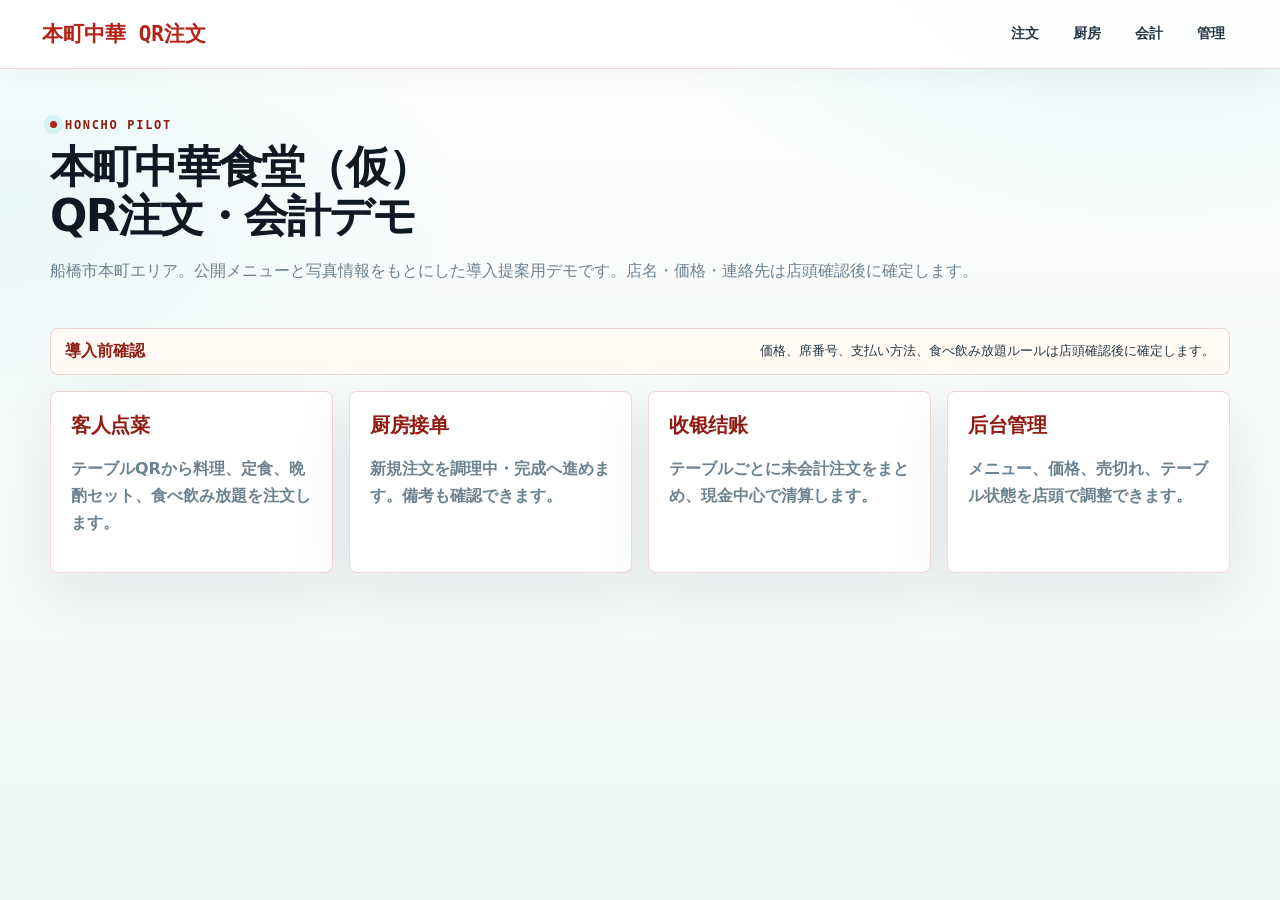
<file: index.html>
<!DOCTYPE html>
<html lang="ja">
<head>
  <meta charset="UTF-8">
  <meta name="viewport" content="width=device-width, initial-scale=1.0">
  <title>本町中華 QR注文システム</title>
  <link rel="stylesheet" href="assets/izakaya-app.css?v=20260613-timeout">
</head>
<body>
  <div class="app-shell">
    <header class="topbar">
      <a class="brand" href="./">本町中華 QR注文</a>
      <div class="topbar-right">
        <nav class="nav">
          <a href="order/?table=3">注文</a>
          <a href="kitchen/">厨房</a>
          <a href="checkout/">会計</a>
          <a href="admin/">管理</a>
        </nav>
      </div>
    </header>
    <main class="page">
      <div class="page-head">
        <div>
          <div class="eyebrow">Honcho Pilot</div>
          <h1 class="title">本町中華食堂（仮）<br>QR注文・会計デモ</h1>
          <p class="muted">船橋市本町エリア。公開メニューと写真情報をもとにした導入提案用デモです。店名・価格・連絡先は店頭確認後に確定します。</p>
        </div>
      </div>
      <div class="store-strip">
        <strong>導入前確認</strong>
        <span>価格、席番号、支払い方法、食べ飲み放題ルールは店頭確認後に確定します。</span>
      </div>
      <div class="grid menu-grid">
        <a class="card app-link" href="order/?table=3">
          <h2>客人点菜</h2>
          <p class="muted">テーブルQRから料理、定食、晩酌セット、食べ飲み放題を注文します。</p>
        </a>
        <a class="card app-link" href="kitchen/">
          <h2>厨房接单</h2>
          <p class="muted">新規注文を調理中・完成へ進めます。備考も確認できます。</p>
        </a>
        <a class="card app-link" href="checkout/">
          <h2>收银结账</h2>
          <p class="muted">テーブルごとに未会計注文をまとめ、現金中心で清算します。</p>
        </a>
        <a class="card app-link" href="admin/">
          <h2>后台管理</h2>
          <p class="muted">メニュー、価格、売切れ、テーブル状態を店頭で調整できます。</p>
        </a>
      </div>
    </main>
  </div>
</body>
</html>
</file>
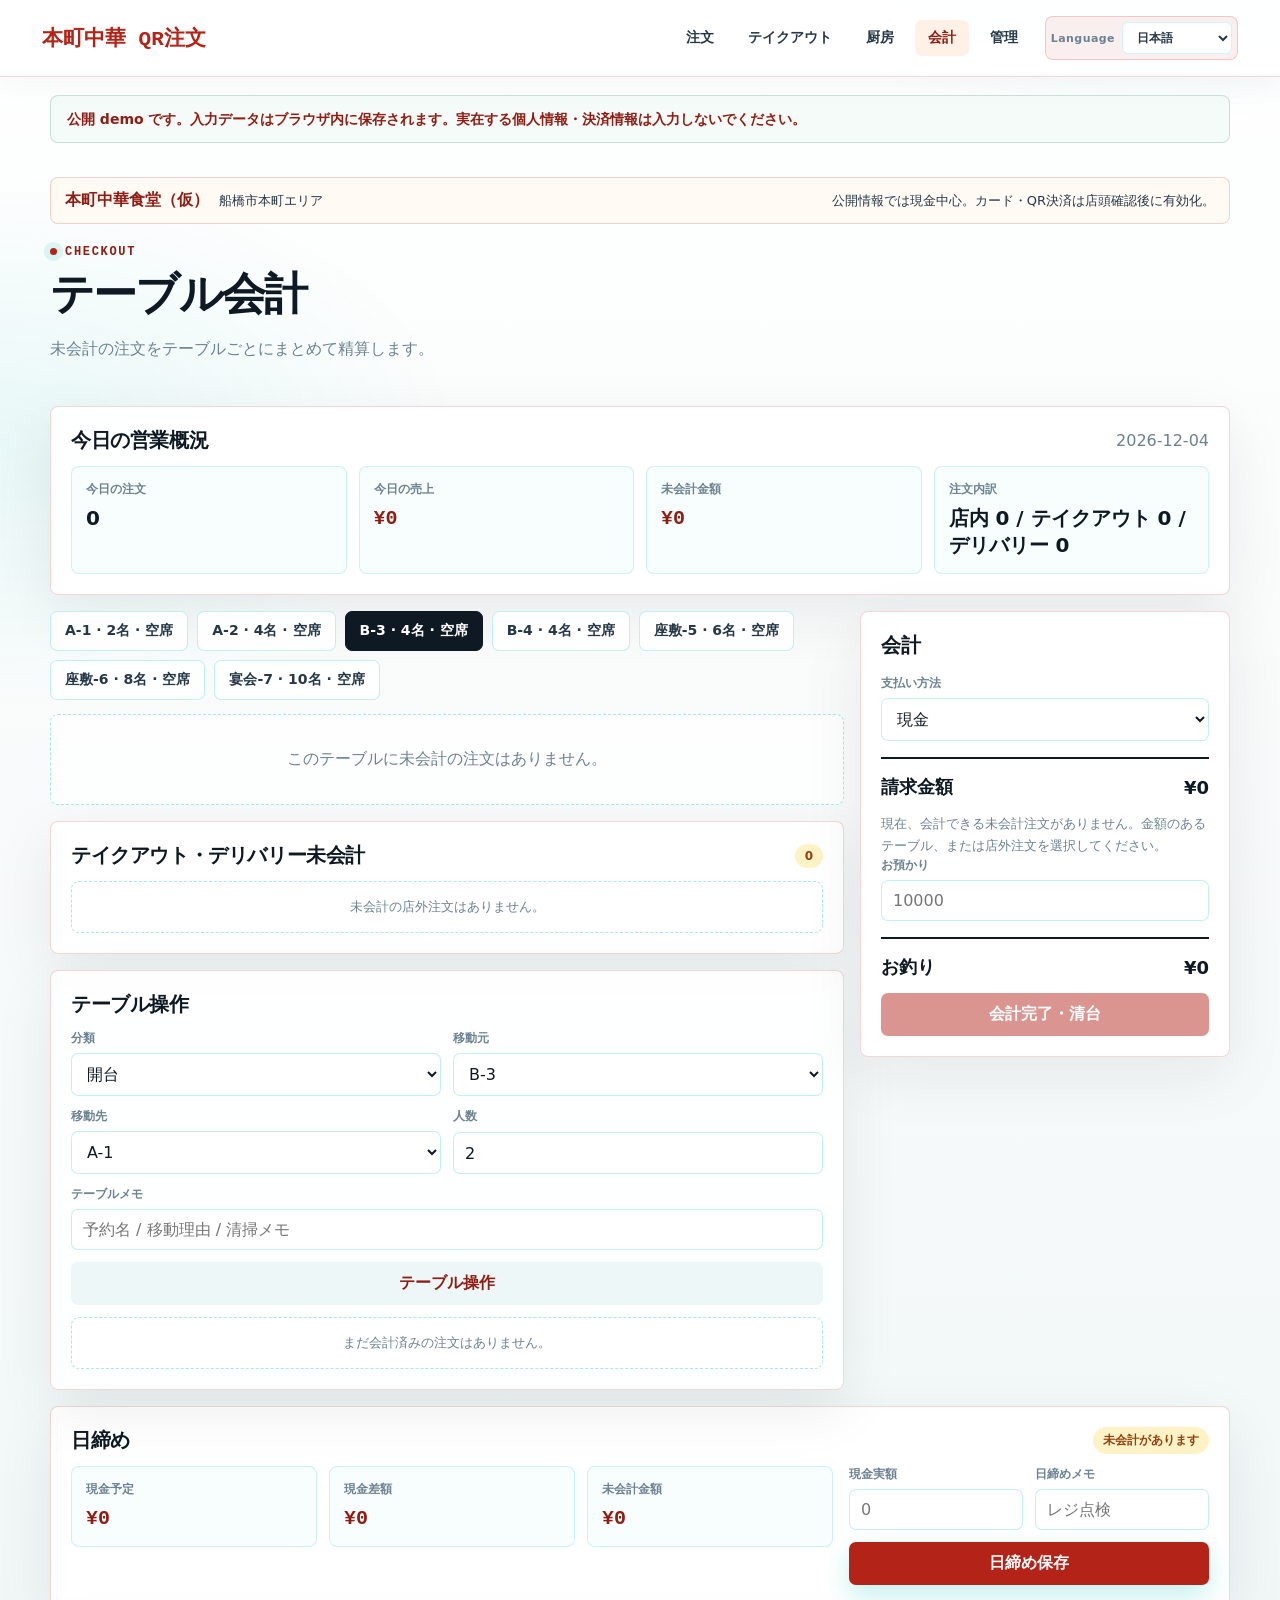
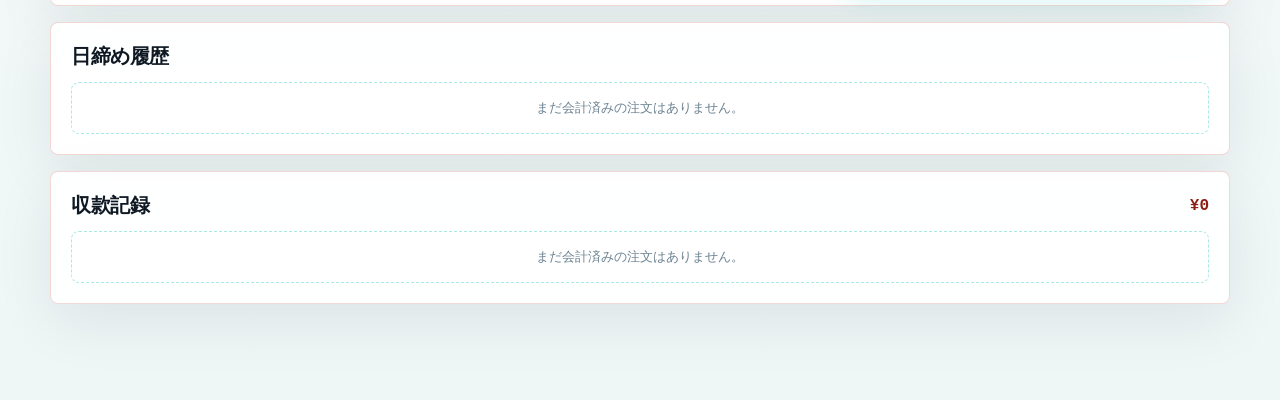
<file: checkout/index.html>
<!DOCTYPE html>
<html lang="ja">
<head>
  <meta charset="UTF-8">
  <meta name="viewport" content="width=device-width, initial-scale=1.0">
  <title>会計 | 本町中華 QR注文</title>
  <link rel="stylesheet" href="../assets/izakaya-app.css?v=20260613-timeout">
</head>
<body data-view="checkout">
  <div class="app-shell">
    <header class="topbar">
      <a class="brand" href="../" data-i18n="brand">本町中華 QR注文</a>
      <div class="topbar-right">
        <nav class="nav">
          <a href="../order/?table=3" data-i18n="nav_order">注文</a>
          <a href="../takeout/" data-i18n="nav_takeout">テイクアウト</a>
          <a href="../kitchen/" data-i18n="nav_kitchen">厨房</a>
          <a class="active" href="../checkout/" data-i18n="nav_checkout">会計</a>
          <a href="../admin/" data-i18n="nav_admin">管理</a>
        </nav>
        <div class="lang-switcher" aria-label="Language">
          <button type="button" data-lang="ja">🇯🇵 JP</button>
          <button type="button" data-lang="zh">🇨🇳 中文</button>
          <button type="button" data-lang="en">🇺🇸 EN</button>
        </div>
      </div>
    </header>
    <div class="demo-notice" data-i18n="demo_notice">公開 demo です。入力データはブラウザ内に保存されます。実在する個人情報・決済情報は入力しないでください。</div>
    <main class="page">
      <section class="store-strip">
        <div>
          <strong data-store-name>本町中華食堂（仮）</strong>
          <span data-store-address>船橋市本町エリア</span>
        </div>
        <span data-payment-note>公開情報では現金中心。カード・QR決済は店頭確認後に有効化します。</span>
      </section>
      <div class="page-head">
        <div>
          <div class="eyebrow" data-i18n="checkout_eyebrow">Checkout</div>
          <h1 class="title" data-i18n="checkout_title">テーブル会計</h1>
          <p class="muted" data-i18n="checkout_desc">未会計の注文をテーブルごとにまとめて精算します。</p>
        </div>
      </div>
      <section class="card overview-card">
        <div class="section-head">
          <h2 data-i18n="business_overview">今日の営業概況</h2>
          <span class="muted" data-business-date></span>
        </div>
        <div class="overview-grid">
          <div class="overview-tile">
            <span data-i18n="today_orders">今日の注文</span>
            <strong data-today-orders>0</strong>
          </div>
          <div class="overview-tile">
            <span data-i18n="today_sales">今日の売上</span>
            <strong class="price" data-today-sales>¥0</strong>
          </div>
          <div class="overview-tile">
            <span data-i18n="open_amount">未会計金額</span>
            <strong class="price" data-open-amount>¥0</strong>
          </div>
          <div class="overview-tile">
            <span data-i18n="order_mix">注文内訳</span>
            <strong data-order-mix>0 / 0 / 0</strong>
          </div>
        </div>
      </section>
      <div class="grid layout-two">
        <section>
          <div class="tabs" data-tables></div>
          <div class="grid" data-checkout-orders style="margin-top:14px"></div>
          <section class="card outside-checkout">
            <div class="section-head">
              <h2 data-i18n="outside_checkout">外卖・自取未结账</h2>
              <span class="status new" data-outside-count>0</span>
            </div>
            <div class="grid" data-outside-orders></div>
          </section>
          <section class="card table-ops" style="margin-top:16px">
            <div class="section-head">
              <h2 data-i18n="table_operations">テーブル操作</h2>
            </div>
            <form class="field-grid" data-table-ops-form>
              <label class="field"><span data-i18n="category">分類</span><select name="action"><option value="open" data-i18n="open_table">開台</option><option value="transfer" data-i18n="transfer_table">席移動</option><option value="merge" data-i18n="merge_table">テーブル結合</option><option value="clear" data-i18n="clear_table">清台</option></select></label>
              <label class="field"><span data-i18n="from_table">移動元</span><select name="fromTable"></select></label>
              <label class="field"><span data-i18n="to_table">移動先</span><select name="toTable"></select></label>
              <label class="field"><span data-i18n="guest_count">人数</span><input name="guestCount" type="number" min="0" value="2"></label>
              <label class="field full"><span data-i18n="table_note">テーブルメモ</span><input name="note" placeholder="予約名 / 移動理由 / 清掃メモ"></label>
              <button class="btn ghost full" type="submit" data-i18n="table_operations">テーブル操作</button>
            </form>
            <div class="ops-list" data-table-events></div>
          </section>
        </section>
        <aside class="card pay-panel">
          <h2 data-i18n="checkout_panel">会計</h2>
          <label class="field">
            <span data-i18n="payment_method">支払い方法</span>
            <select data-payment-method><option value="cash" data-i18n="pay_cash">現金</option></select>
          </label>
          <div class="summary"><span data-i18n="checkout_total">請求金額</span><span data-checkout-total>¥0</span></div>
          <p class="muted small-note" data-active-payment-hint data-i18n="checkout_hint_table">桌台结账时，请先选择左侧桌号。</p>
          <label class="field">
            <span data-i18n="received_amount">お預かり</span>
            <input data-received-amount type="number" min="0" step="1" inputmode="numeric" placeholder="10000">
          </label>
          <div class="summary"><span data-i18n="change_amount">お釣り</span><span data-change-total>¥0</span></div>
          <button class="btn primary" data-pay style="width:100%;margin-top:14px" data-i18n="checkout_submit">会計完了・清台</button>
        </aside>
      </div>
      <section class="card close-panel" style="margin-top:16px">
        <div class="section-head">
          <h2 data-i18n="daily_close">日締め</h2>
          <span class="status new" data-close-warning hidden data-i18n="unpaid_warning">未会計があります</span>
        </div>
        <div class="close-grid">
          <div class="overview-grid compact">
            <div class="overview-tile"><span data-i18n="cash_expected">現金予定</span><strong class="price" data-cash-expected>¥0</strong></div>
            <div class="overview-tile"><span data-i18n="cash_difference">現金差額</span><strong class="price" data-cash-difference>¥0</strong></div>
            <div class="overview-tile"><span data-i18n="open_amount">未会計金額</span><strong class="price" data-close-open>¥0</strong></div>
          </div>
          <form class="field-grid" data-close-form>
            <label class="field"><span data-i18n="cash_actual">現金実額</span><input name="cashActual" type="number" min="0" step="1" inputmode="numeric" placeholder="0"></label>
            <label class="field"><span data-i18n="close_note">日締めメモ</span><input name="note" placeholder="レジ点検"></label>
            <button class="btn primary full" type="submit" data-i18n="close_business_day">日締め保存</button>
          </form>
        </div>
      </section>
      <section class="card" style="margin-top:16px">
        <div class="section-head">
          <h2 data-i18n="close_history">日締め履歴</h2>
        </div>
        <div class="payment-list" data-close-history></div>
      </section>
      <section class="card" style="margin-top:16px">
        <div class="section-head">
          <h2 data-i18n="payment_history">收款记录</h2>
          <strong class="price" data-payment-total>¥0</strong>
        </div>
        <div class="payment-list" data-payment-history></div>
      </section>
    </main>
  </div>
  <script src="../assets/izakaya-core.js?v=20260613-timeout"></script>
  <script src="../assets/izakaya-config.js?v=20260613-timeout"></script>
  <script src="../assets/izakaya-cloud.js?v=20260613-timeout"></script>
  <script src="../assets/izakaya-i18n.js?v=20260613-timeout"></script>
  <script src="../assets/izakaya-ui.js?v=20260613-timeout"></script>
</body>
</html>
</file>
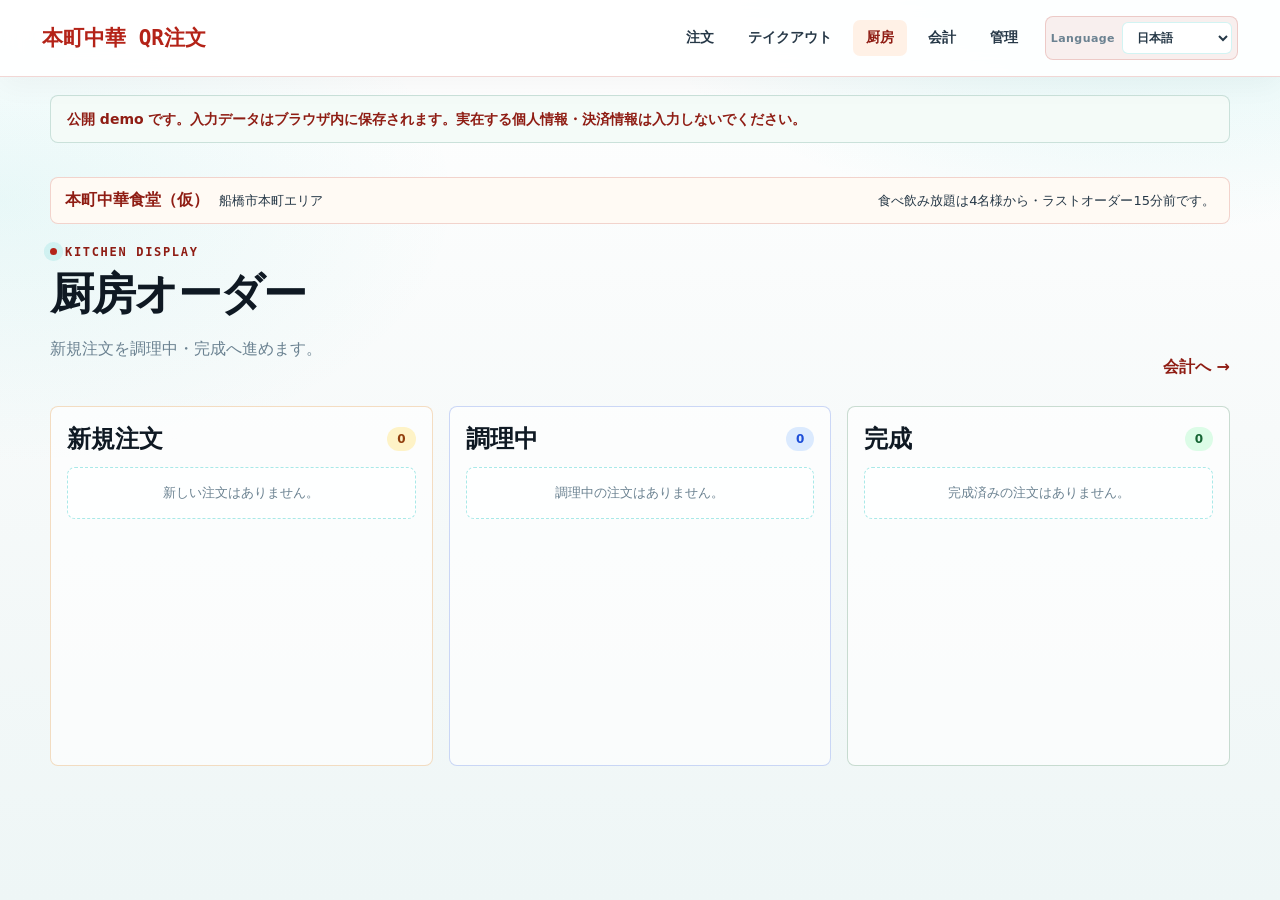
<file: kitchen/index.html>
<!DOCTYPE html>
<html lang="ja">
<head>
  <meta charset="UTF-8">
  <meta name="viewport" content="width=device-width, initial-scale=1.0">
  <title>厨房 | 本町中華 QR注文</title>
  <link rel="stylesheet" href="../assets/izakaya-app.css?v=20260613-timeout">
</head>
<body data-view="kitchen">
  <div class="app-shell">
    <header class="topbar">
      <a class="brand" href="../" data-i18n="brand">本町中華 QR注文</a>
      <div class="topbar-right">
        <nav class="nav">
          <a href="../order/?table=3" data-i18n="nav_order">注文</a>
          <a href="../takeout/" data-i18n="nav_takeout">テイクアウト</a>
          <a class="active" href="../kitchen/" data-i18n="nav_kitchen">厨房</a>
          <a href="../checkout/" data-i18n="nav_checkout">会計</a>
          <a href="../admin/" data-i18n="nav_admin">管理</a>
        </nav>
        <div class="lang-switcher" aria-label="Language">
          <button type="button" data-lang="ja">🇯🇵 JP</button>
          <button type="button" data-lang="zh">🇨🇳 中文</button>
          <button type="button" data-lang="en">🇺🇸 EN</button>
        </div>
      </div>
    </header>
    <div class="demo-notice" data-i18n="demo_notice">公開 demo です。入力データはブラウザ内に保存されます。実在する個人情報・決済情報は入力しないでください。</div>
    <main class="page">
      <section class="store-strip">
        <div>
          <strong data-store-name>本町中華食堂（仮）</strong>
          <span data-store-address>船橋市本町エリア</span>
        </div>
        <span data-i18n="course_note">食べ飲み放題は4名様から・ラストオーダー15分前です。</span>
      </section>
      <div class="page-head">
        <div>
          <div class="eyebrow" data-i18n="kitchen_eyebrow">Kitchen Display</div>
          <h1 class="title" data-i18n="kitchen_title">厨房オーダー</h1>
          <p class="muted" data-i18n="kitchen_desc">新規注文を調理中・完成へ進めます。</p>
        </div>
        <a class="app-link" href="../checkout/" data-i18n="kitchen_to_checkout">会計へ →</a>
      </div>
      <section class="kitchen-board" data-orders></section>
    </main>
  </div>
  <script src="../assets/izakaya-core.js?v=20260613-timeout"></script>
  <script src="../assets/izakaya-config.js?v=20260613-timeout"></script>
  <script src="../assets/izakaya-cloud.js?v=20260613-timeout"></script>
  <script src="../assets/izakaya-i18n.js?v=20260613-timeout"></script>
  <script src="../assets/izakaya-ui.js?v=20260613-timeout"></script>
</body>
</html>
</file>
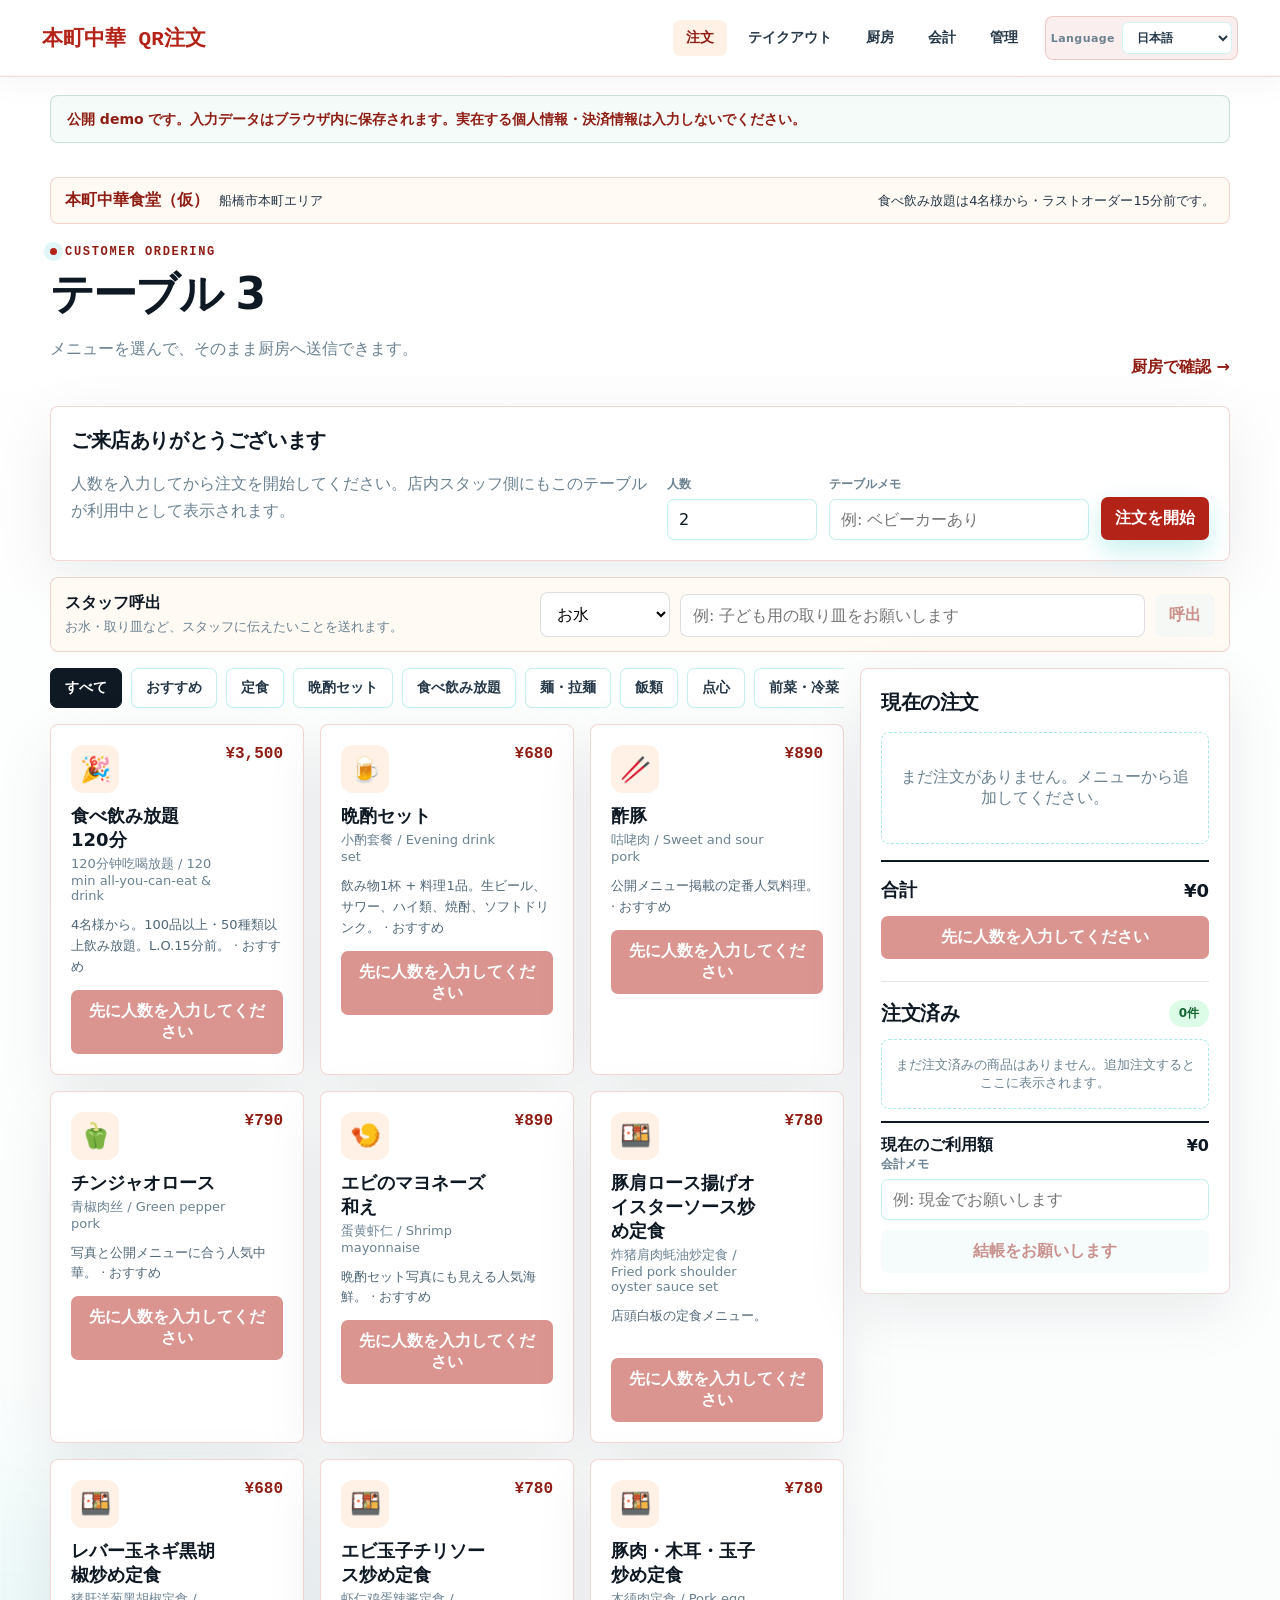
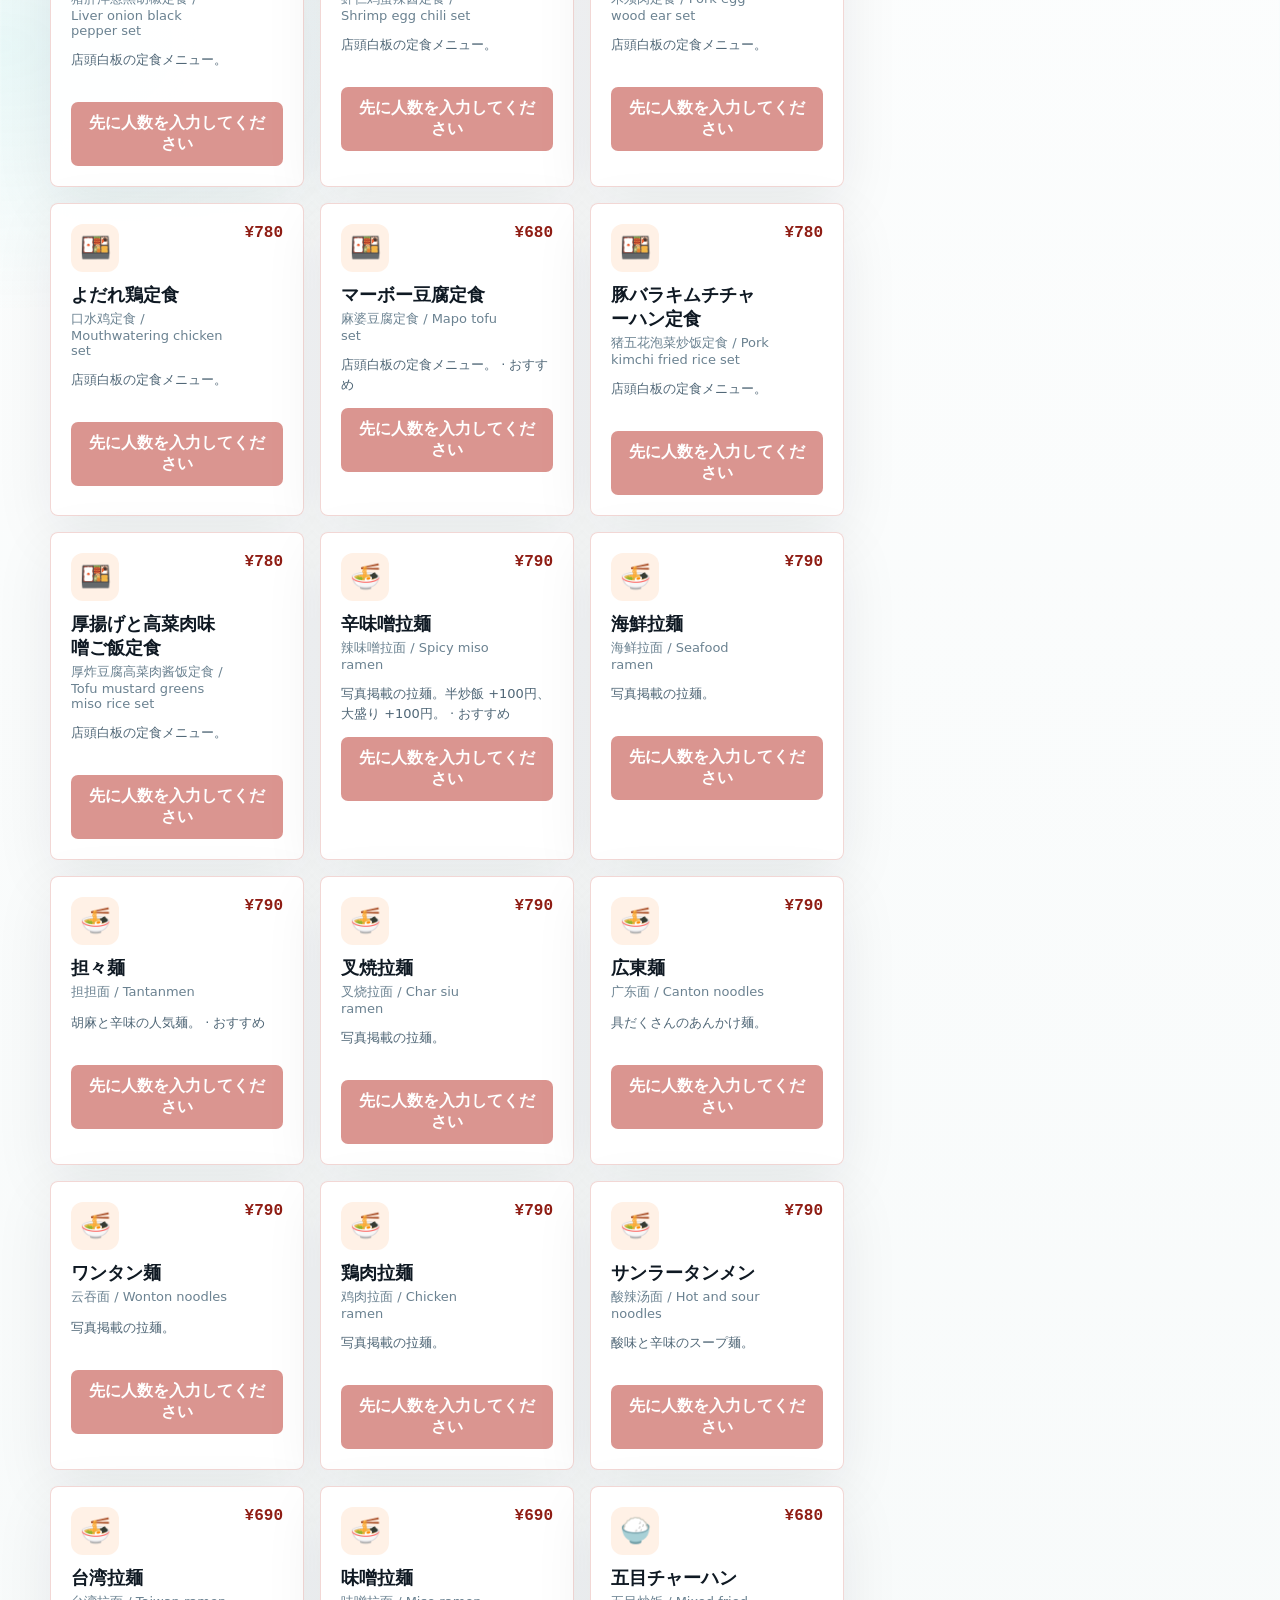
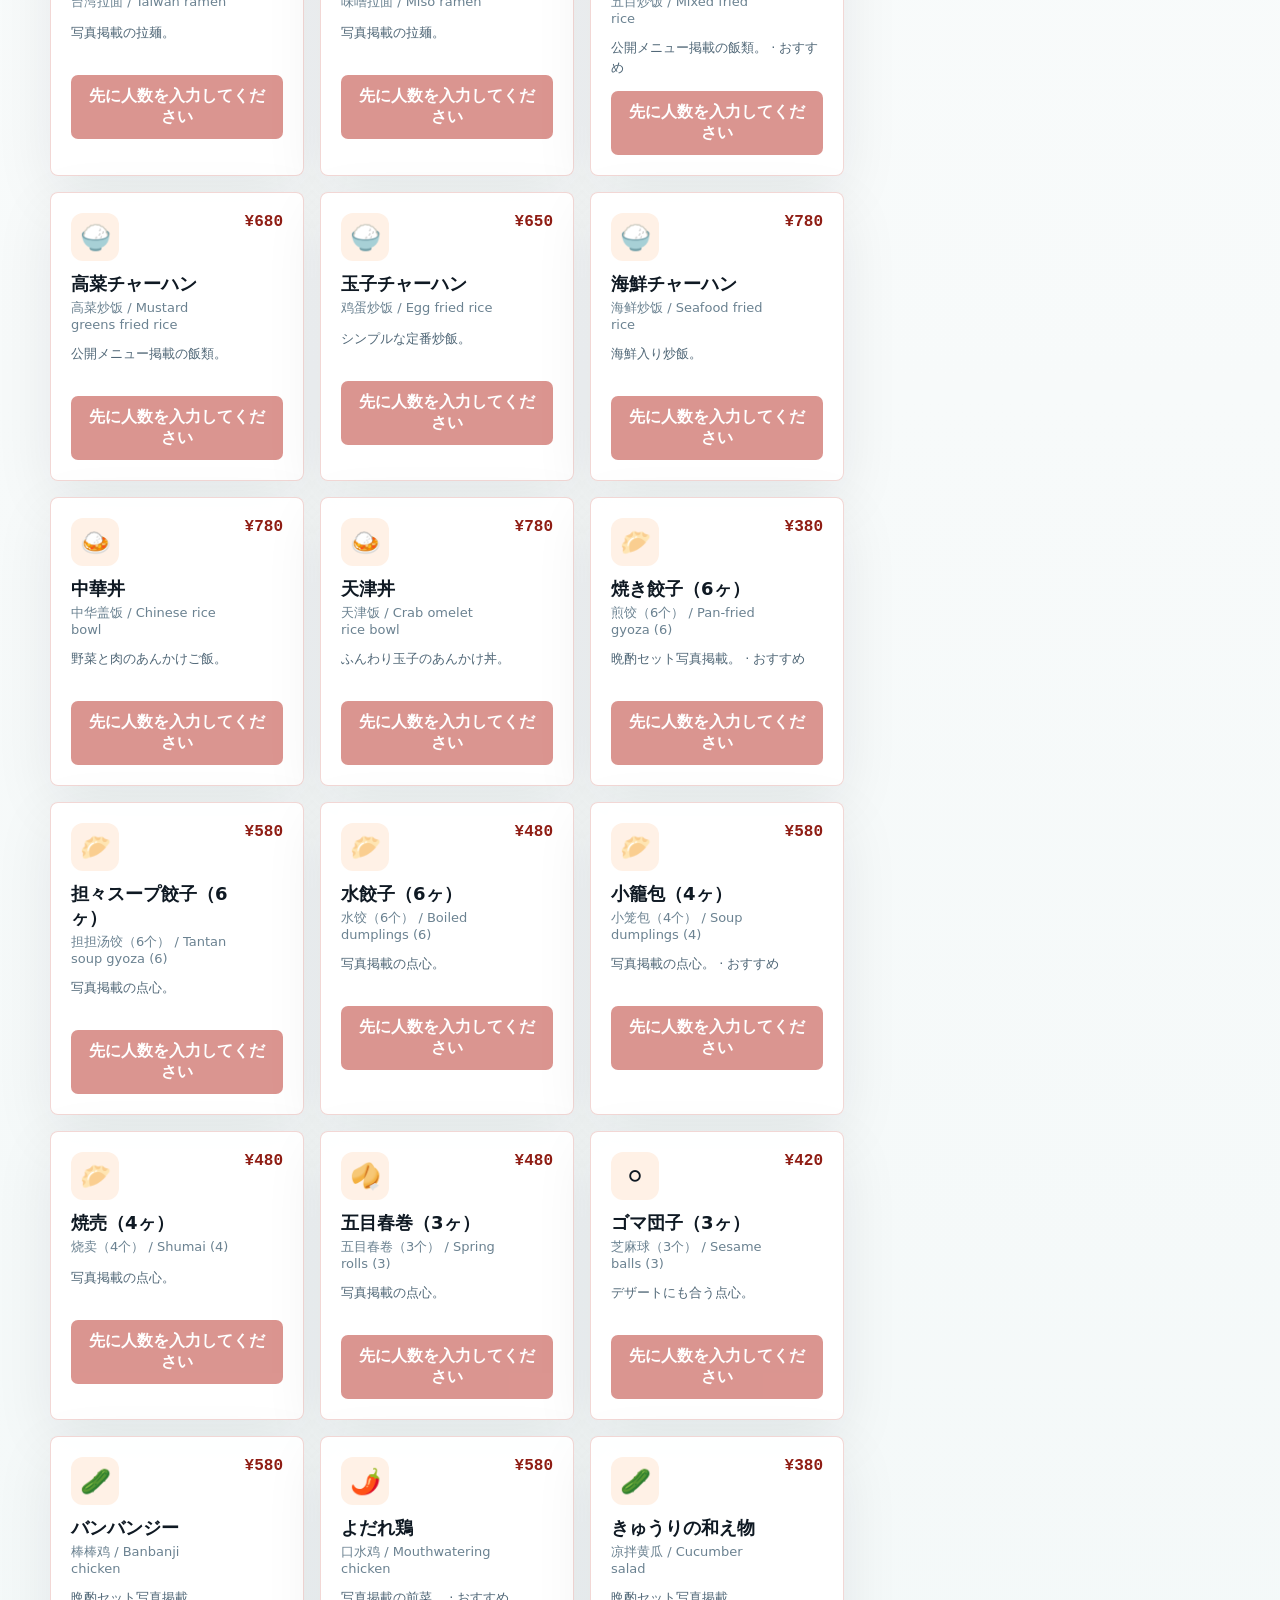
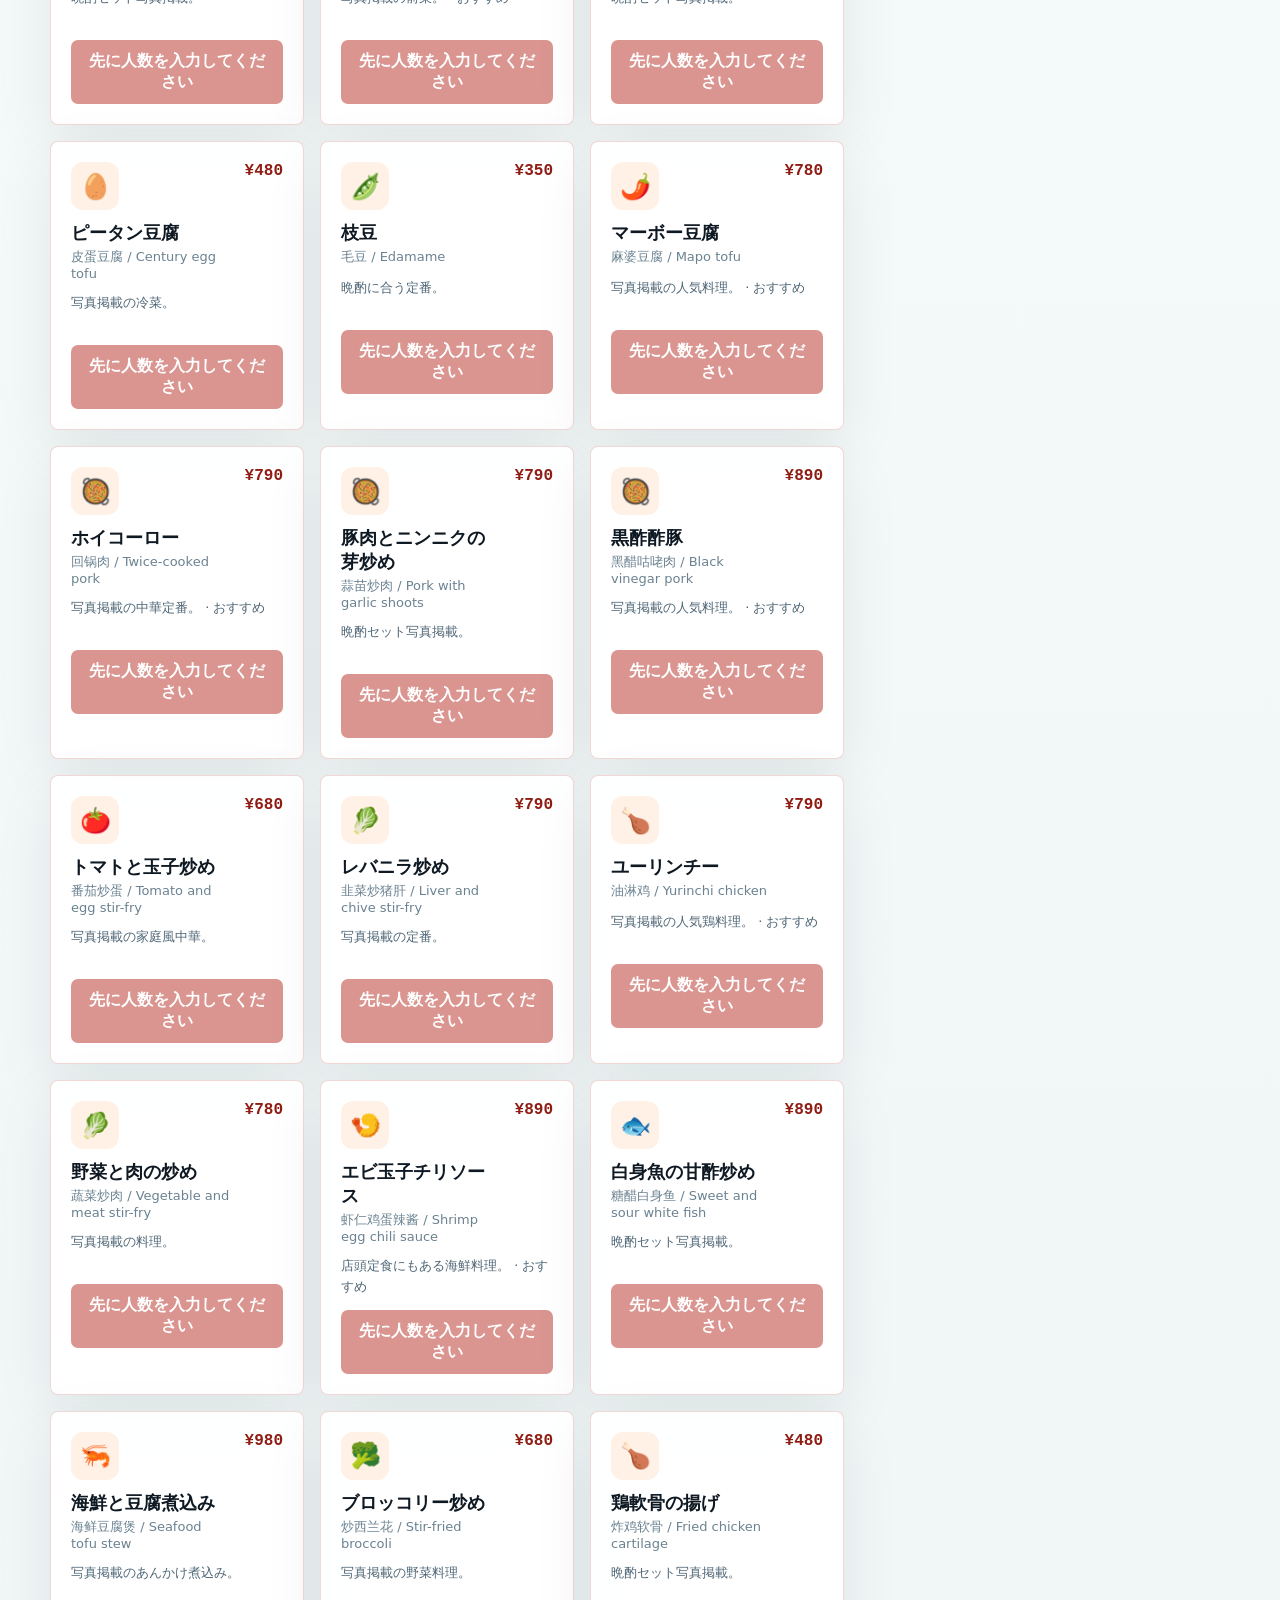
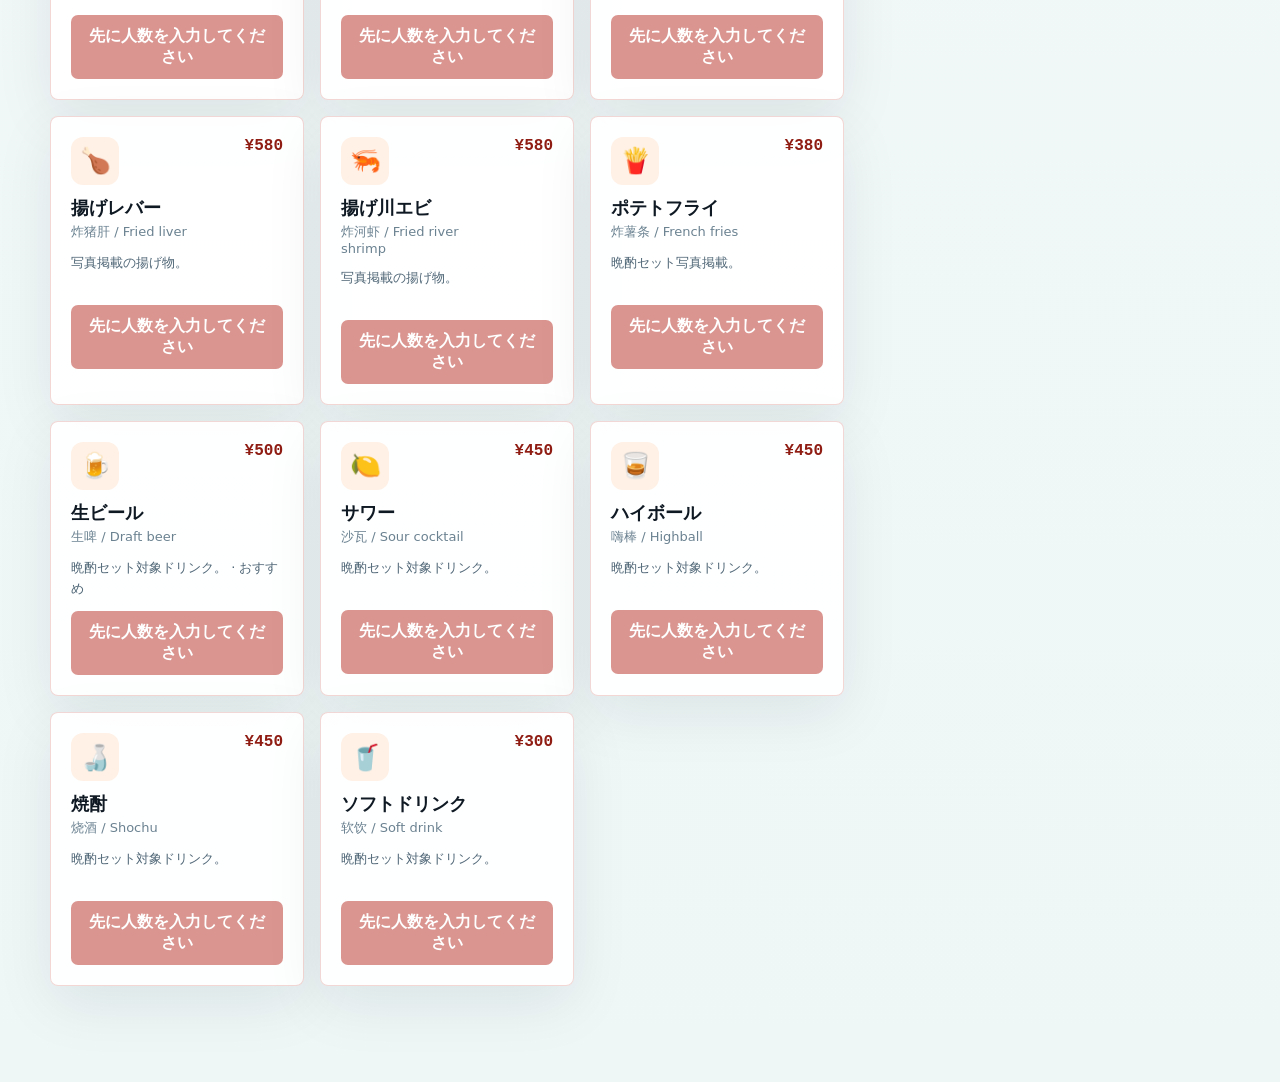
<file: order/index.html>
<!DOCTYPE html>
<html lang="ja">
<head>
  <meta charset="UTF-8">
  <meta name="viewport" content="width=device-width, initial-scale=1.0">
  <title>注文 | 本町中華 QR注文</title>
  <link rel="stylesheet" href="../assets/izakaya-app.css?v=20260613-timeout">
</head>
<body data-view="order">
  <div class="app-shell">
    <header class="topbar">
      <a class="brand" href="../" data-i18n="brand">本町中華 QR注文</a>
      <div class="topbar-right">
        <nav class="nav">
          <a class="active" href="../order/?table=3" data-i18n="nav_order">注文</a>
          <a href="../takeout/" data-i18n="nav_takeout">テイクアウト</a>
          <a href="../kitchen/" data-i18n="nav_kitchen">厨房</a>
          <a href="../checkout/" data-i18n="nav_checkout">会計</a>
          <a href="../admin/" data-i18n="nav_admin">管理</a>
        </nav>
        <div class="lang-switcher" aria-label="Language">
          <button type="button" data-lang="ja">🇯🇵 JP</button>
          <button type="button" data-lang="zh">🇨🇳 中文</button>
          <button type="button" data-lang="en">🇺🇸 EN</button>
        </div>
      </div>
    </header>
    <div class="demo-notice" data-i18n="demo_notice">公開 demo です。入力データはブラウザ内に保存されます。実在する個人情報・決済情報は入力しないでください。</div>
    <main class="page">
      <section class="store-strip">
        <div>
          <strong data-store-name>本町中華食堂（仮）</strong>
          <span data-store-address>船橋市本町エリア</span>
        </div>
        <span data-i18n="course_note">食べ飲み放題は4名様から・ラストオーダー15分前です。</span>
      </section>
      <div class="page-head">
        <div>
          <div class="eyebrow" data-i18n="order_eyebrow">Customer Ordering</div>
          <h1 class="title" data-table-label>テーブル 3</h1>
          <p class="muted" data-i18n="order_desc">メニューを選んで、そのまま厨房へ送信できます。</p>
        </div>
        <a class="app-link" href="../kitchen/" data-i18n="order_to_kitchen">厨房で確認 →</a>
      </div>
      <section class="card seat-panel" data-seat-panel>
        <div>
          <h2 data-i18n="seat_start_title">ご来店ありがとうございます</h2>
          <p class="muted" data-i18n="seat_start_desc">人数を入力してから注文を開始してください。店内スタッフ側にもこのテーブルが利用中として表示されます。</p>
        </div>
        <label class="field compact-field">
          <span data-i18n="guest_count">人数</span>
          <input data-guest-count type="number" min="1" max="20" value="2" inputmode="numeric">
        </label>
        <label class="field compact-field">
          <span data-i18n="table_note">テーブルメモ</span>
          <input data-seat-note placeholder="例: ベビーカーあり">
        </label>
        <button class="btn primary" data-start-table data-i18n="seat_start_action">注文を開始</button>
      </section>
      <div class="seat-status" data-seat-status hidden></div>
      <section class="staff-call-panel" data-staff-call-panel>
        <div>
          <strong data-i18n="staff_call_title">スタッフ呼出</strong>
          <span data-i18n="staff_call_desc">お水・取り皿など、スタッフに伝えたいことを送れます。</span>
        </div>
        <select data-staff-call-reason aria-label="staff call reason">
          <option value="water" data-i18n="staff_call_water">お水</option>
          <option value="plate" data-i18n="staff_call_plate">取り皿</option>
          <option value="question" data-i18n="staff_call_question">質問</option>
          <option value="other" data-i18n="staff_call_other">その他</option>
        </select>
        <input data-staff-call-note placeholder="例: 子ども用の取り皿をお願いします">
        <button class="btn ghost" data-request-staff data-i18n="staff_call_action">呼出</button>
      </section>
      <div class="grid layout-two">
        <section>
          <div class="category-bar" data-categories></div>
          <div class="course-filter" data-course-filter hidden>
            <div>
              <strong data-i18n="course_filter_title">放題メニュー</strong>
              <span data-i18n="course_filter_desc">食べ飲み放題中は対象メニューだけに絞り込めます。</span>
            </div>
            <button class="chip" data-course-only data-i18n="course_filter_action">放題対象のみ</button>
          </div>
          <div class="grid menu-grid" data-menu></div>
        </section>
        <aside class="card pay-panel">
          <h2 data-i18n="cart_title">現在の注文</h2>
          <div data-cart></div>
          <div class="summary"><span data-i18n="total">合計</span><span data-total>¥0</span></div>
          <button class="btn primary" data-submit style="width:100%;margin-top:14px" data-i18n="order_submit">注文を送信</button>
          <div class="order-history">
            <div class="section-head">
              <h2 data-i18n="ordered_title">注文済み</h2>
              <span class="status done" data-order-count>0</span>
            </div>
            <div data-open-orders></div>
            <div class="order-progress" data-order-progress></div>
            <div class="course-timer" data-course-timer></div>
            <div class="checkout-complete" data-checkout-complete></div>
            <div class="summary compact"><span data-i18n="current_due">現在のご利用額</span><span data-open-total>¥0</span></div>
            <label class="field checkout-request-note">
              <span data-i18n="checkout_request_note">结账备注</span>
              <input data-checkout-note placeholder="例: 現金でお願いします">
            </label>
            <button class="btn ghost" data-request-checkout style="width:100%;margin-top:10px" data-i18n="checkout_request_action">結帳をお願いします</button>
          </div>
        </aside>
      </div>
    </main>
  </div>
  <script src="../assets/izakaya-core.js?v=20260613-timeout"></script>
  <script src="../assets/izakaya-config.js?v=20260613-timeout"></script>
  <script src="../assets/izakaya-cloud.js?v=20260613-timeout"></script>
  <script src="../assets/izakaya-i18n.js?v=20260613-timeout"></script>
  <script src="../assets/izakaya-ui.js?v=20260613-timeout"></script>
</body>
</html>
</file>
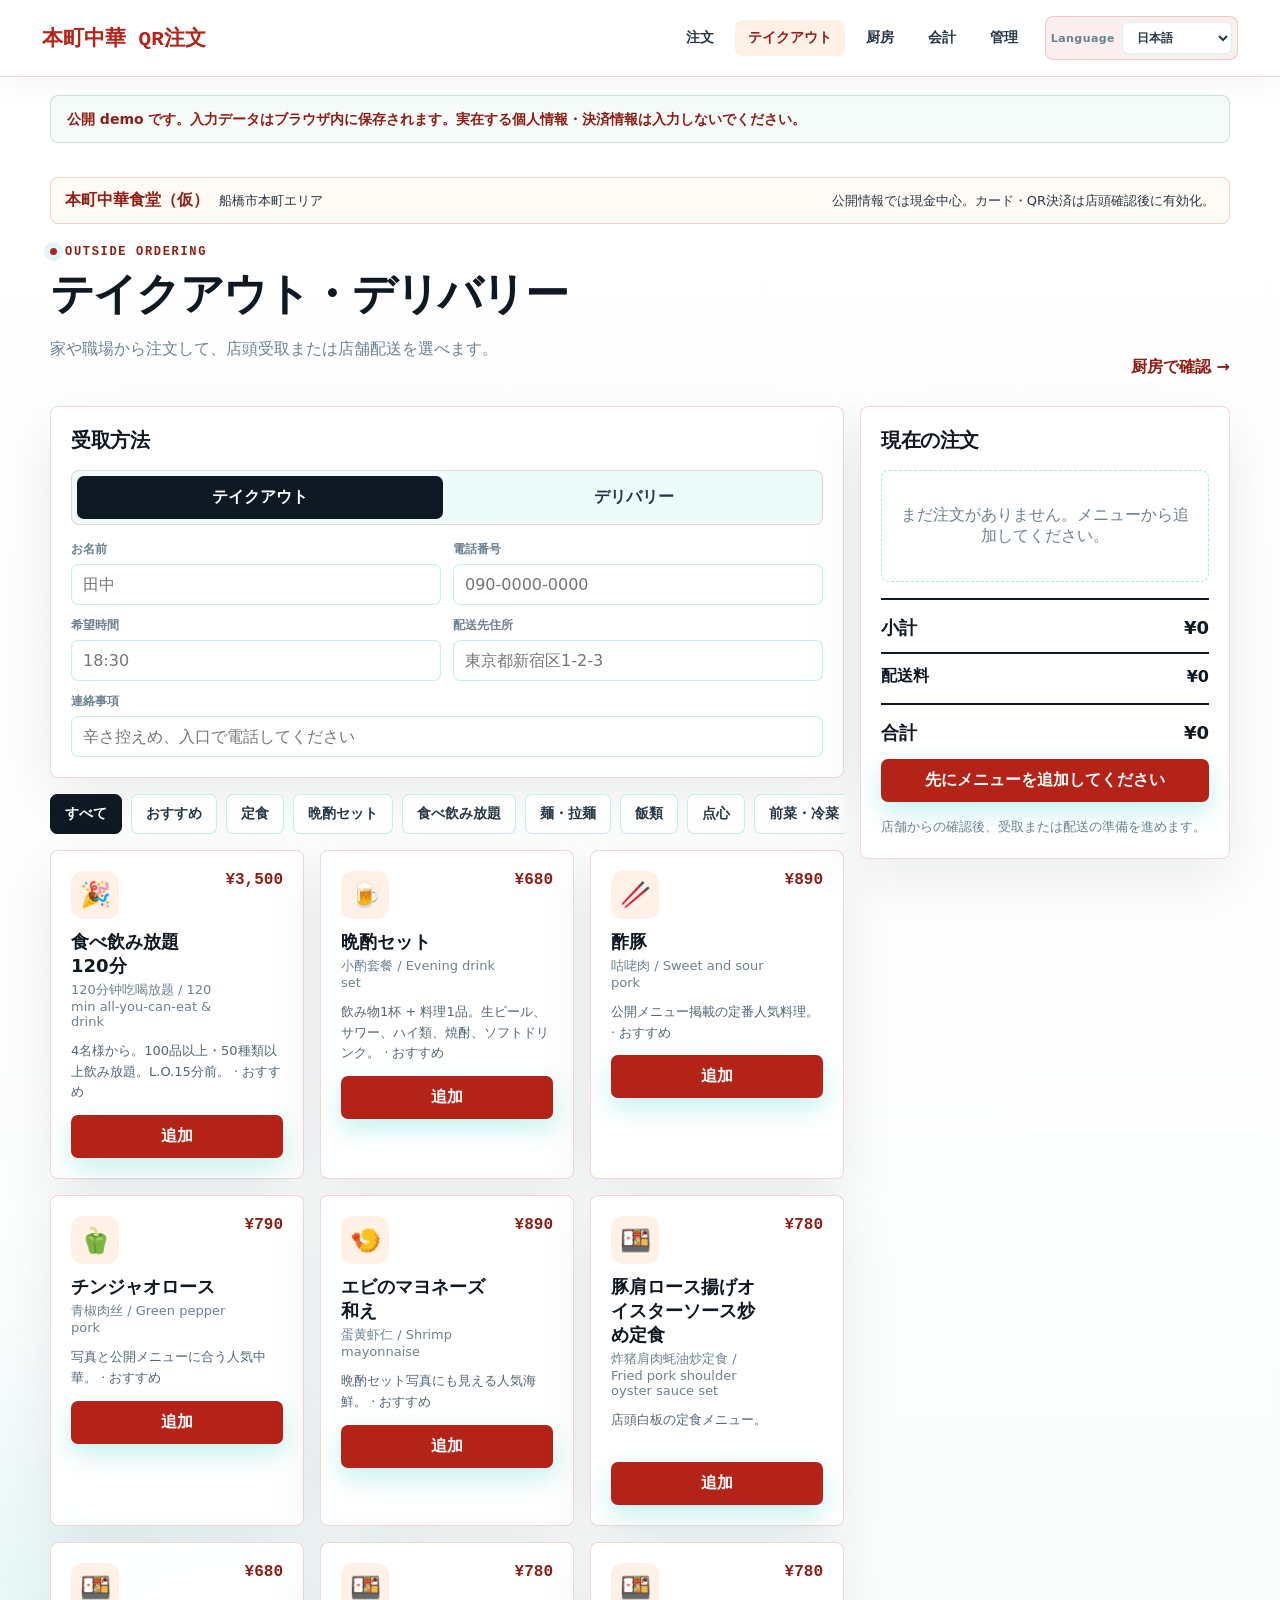
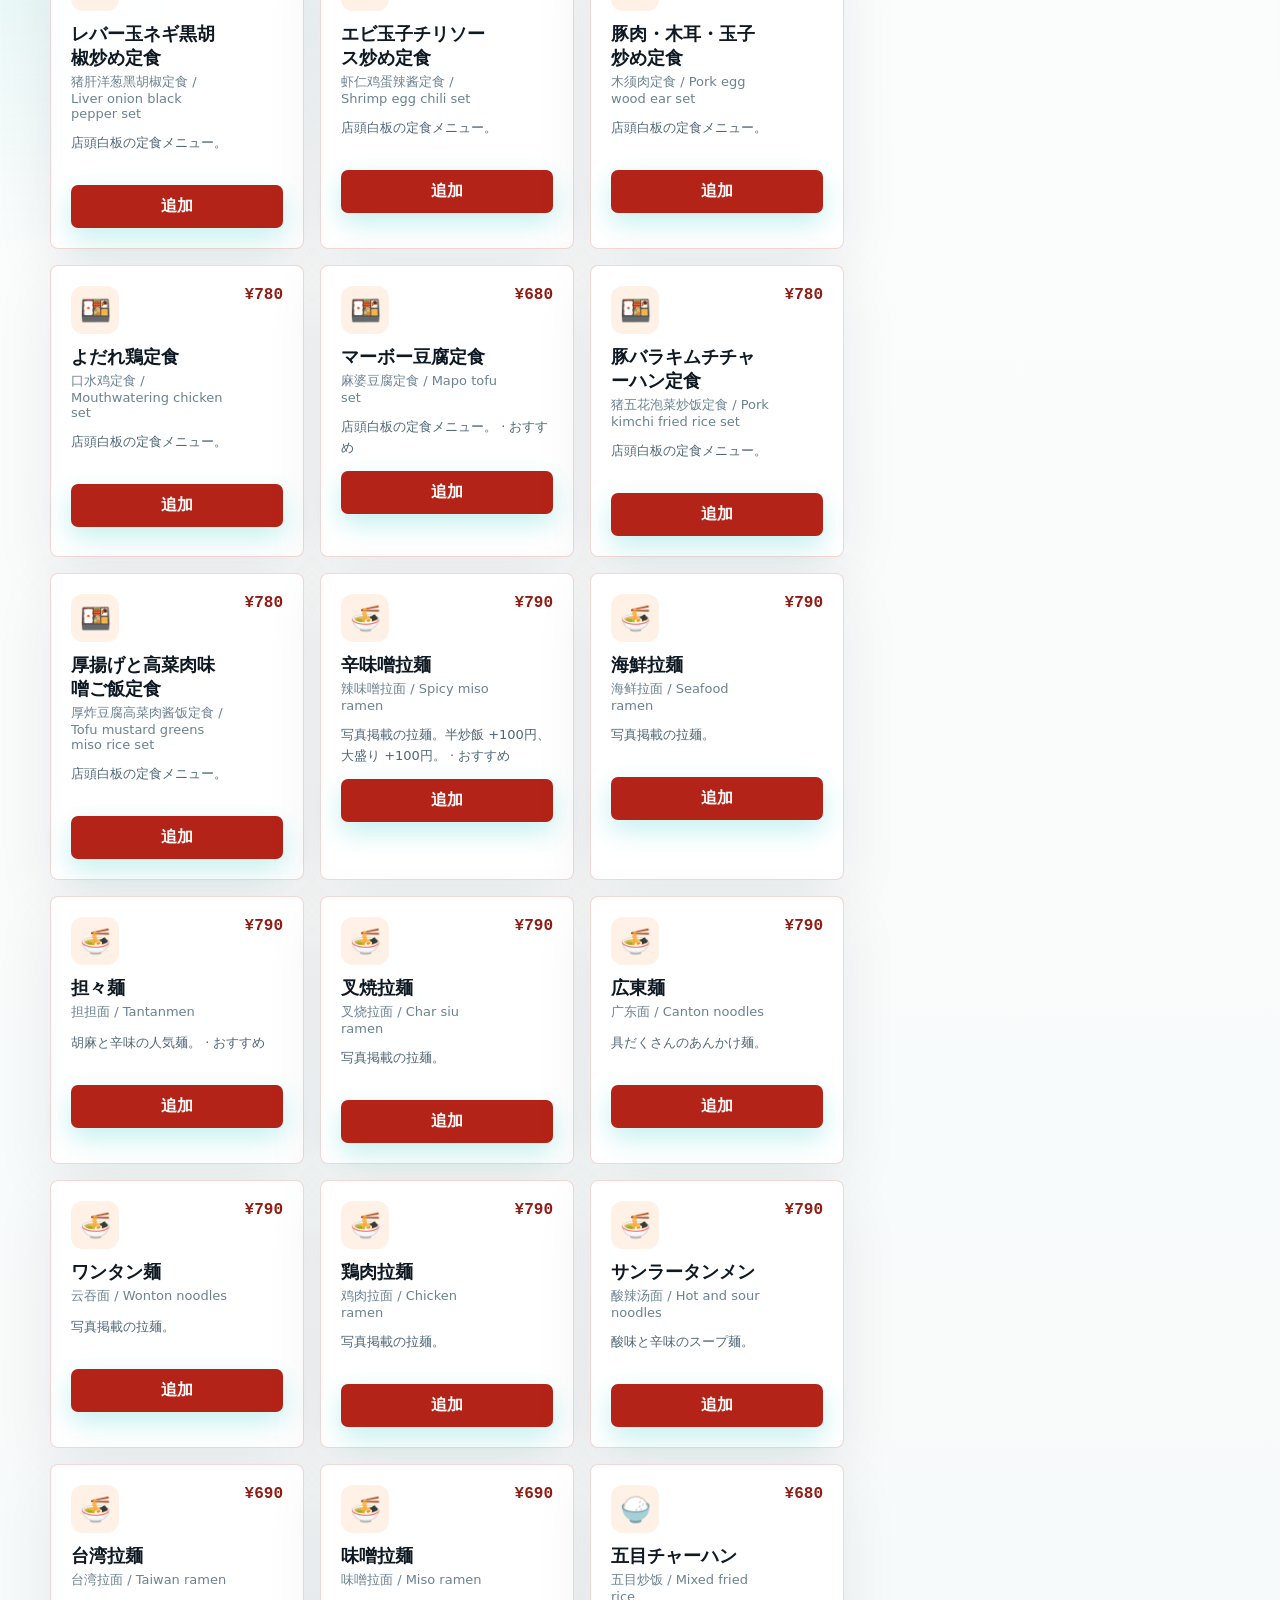
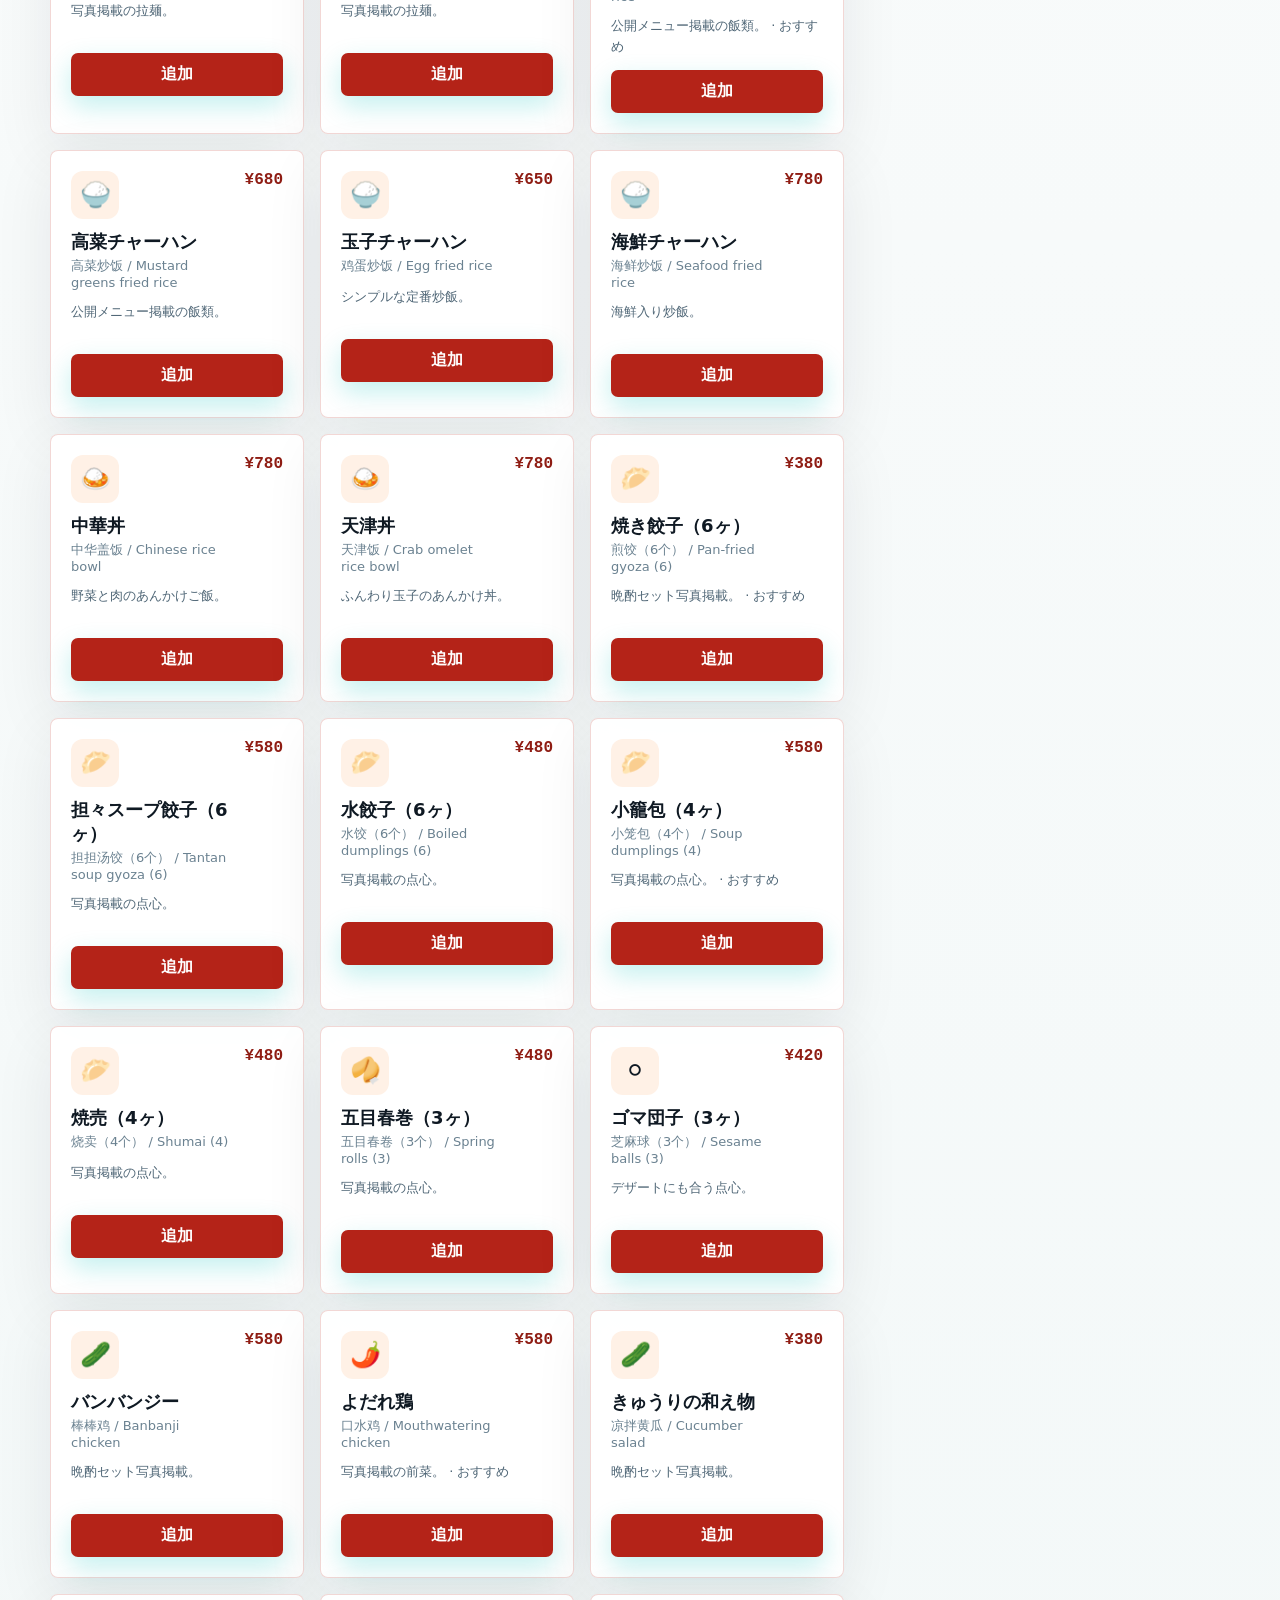
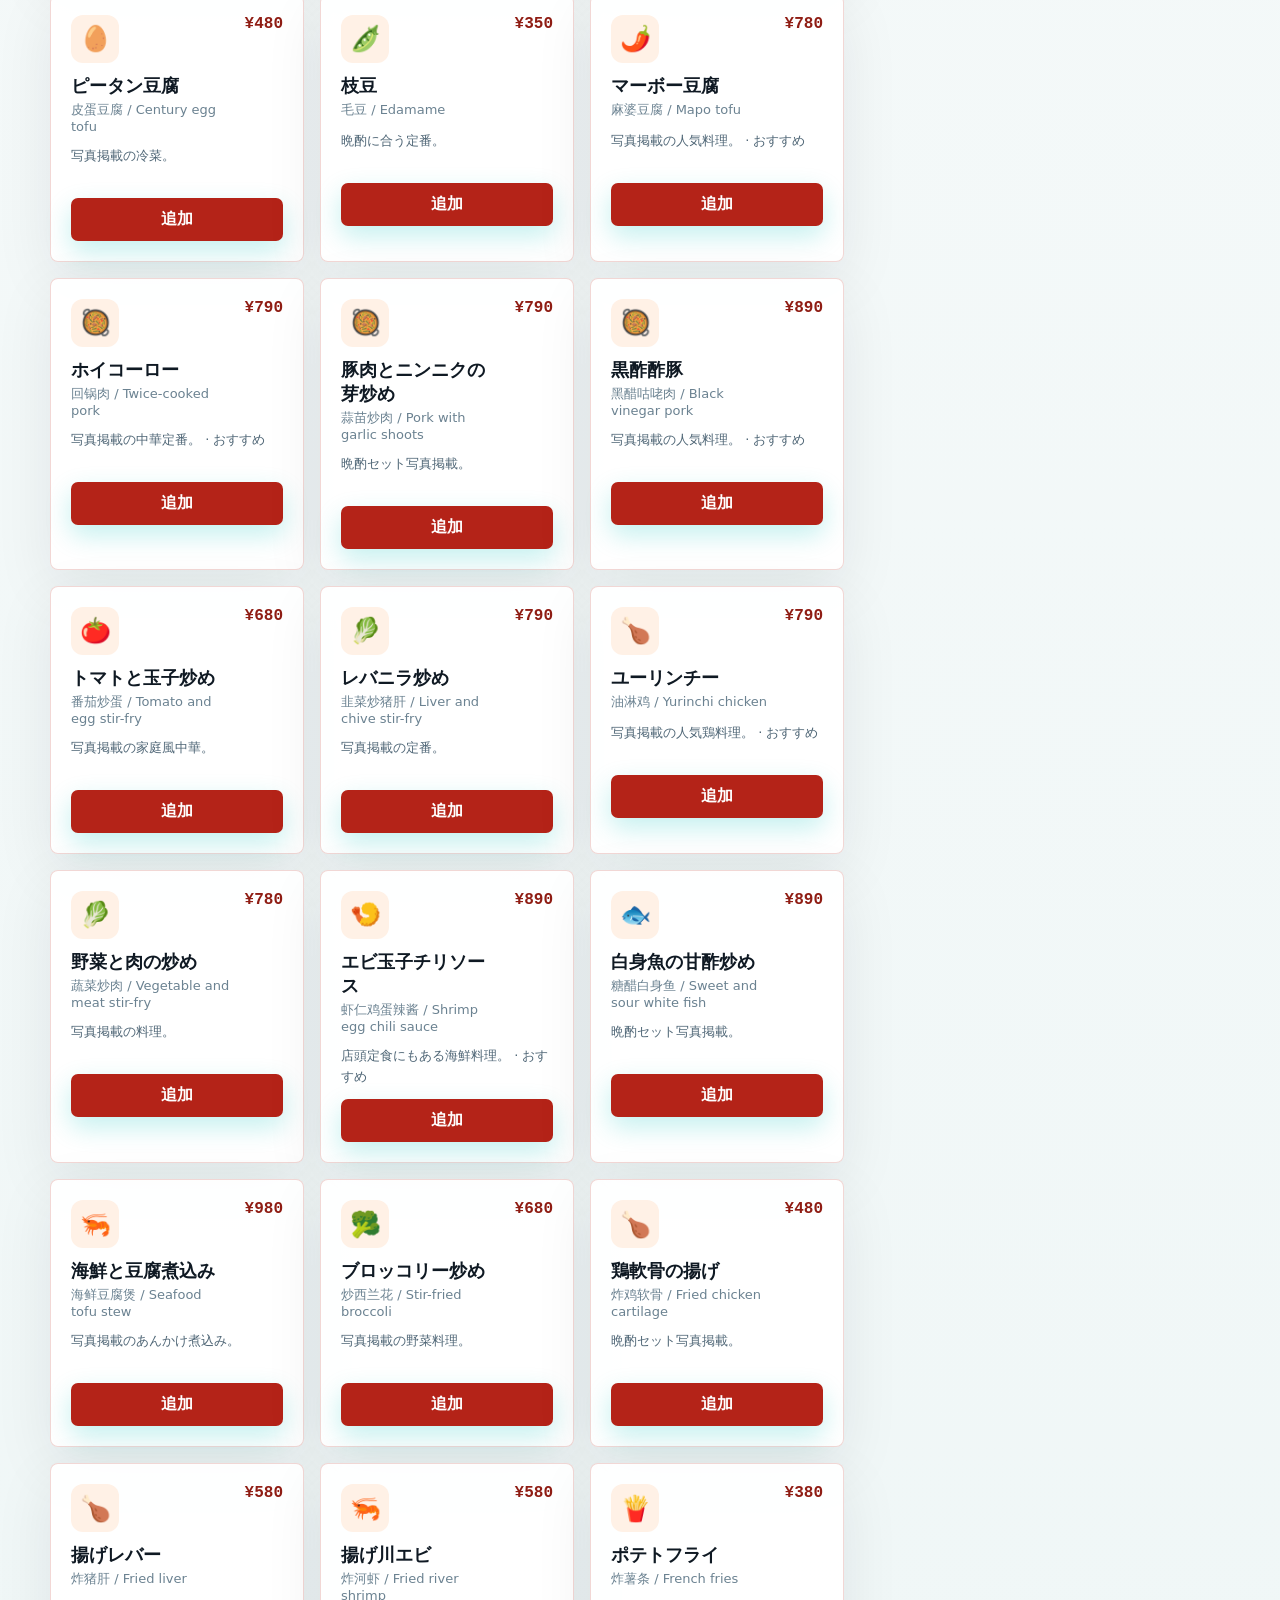
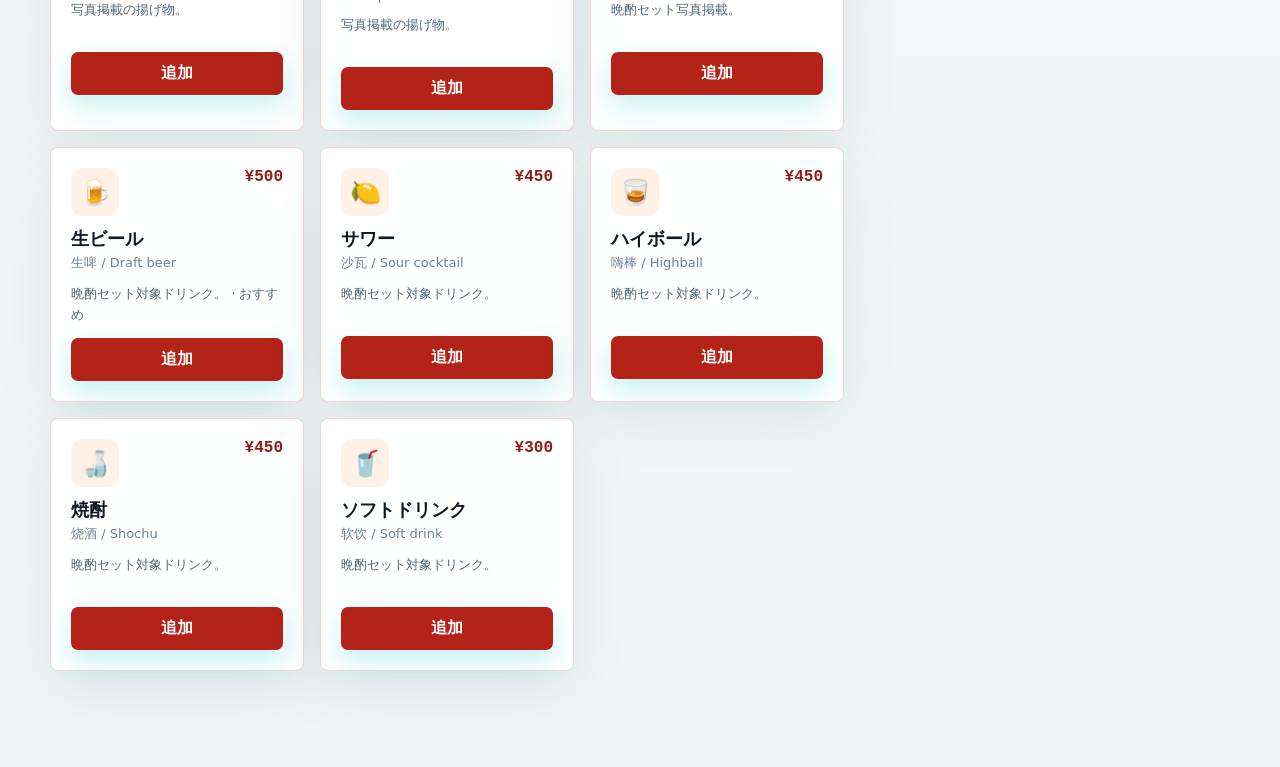
<file: takeout/index.html>
<!DOCTYPE html>
<html lang="ja">
<head>
  <meta charset="UTF-8">
  <meta name="viewport" content="width=device-width, initial-scale=1.0">
  <title>テイクアウト・デリバリー | 本町中華 QR注文</title>
  <link rel="stylesheet" href="../assets/izakaya-app.css?v=20260613-timeout">
</head>
<body data-view="takeout">
  <div class="app-shell">
    <header class="topbar">
      <a class="brand" href="../" data-i18n="brand">本町中華 QR注文</a>
      <div class="topbar-right">
        <nav class="nav">
          <a href="../order/?table=3" data-i18n="nav_order">注文</a>
          <a class="active" href="../takeout/" data-i18n="nav_takeout">テイクアウト</a>
          <a href="../kitchen/" data-i18n="nav_kitchen">厨房</a>
          <a href="../checkout/" data-i18n="nav_checkout">会計</a>
          <a href="../admin/" data-i18n="nav_admin">管理</a>
        </nav>
        <div class="lang-switcher" aria-label="Language">
          <button type="button" data-lang="ja">🇯🇵 JP</button>
          <button type="button" data-lang="zh">🇨🇳 中文</button>
          <button type="button" data-lang="en">🇺🇸 EN</button>
        </div>
      </div>
    </header>
    <div class="demo-notice" data-i18n="demo_notice">公開 demo です。入力データはブラウザ内に保存されます。実在する個人情報・決済情報は入力しないでください。</div>
    <main class="page">
      <section class="store-strip">
        <div>
          <strong data-store-name>本町中華食堂（仮）</strong>
          <span data-store-address>船橋市本町エリア</span>
        </div>
        <span data-payment-note>公開情報では現金中心。カード・QR決済は店頭確認後に有効化します。</span>
      </section>
      <div class="page-head">
        <div>
          <div class="eyebrow" data-i18n="takeout_eyebrow">Outside Ordering</div>
          <h1 class="title" data-i18n="takeout_title">テイクアウト・デリバリー</h1>
          <p class="muted" data-i18n="takeout_desc">家や職場から注文して、店頭受取または店舗配送を選べます。</p>
        </div>
        <a class="app-link" href="../kitchen/" data-i18n="order_to_kitchen">厨房で確認 →</a>
      </div>
      <div class="grid layout-two">
        <section>
          <div class="fulfillment-card card">
            <h2 data-i18n="fulfillment_method">受取方法</h2>
            <div class="segmented">
              <button class="active" type="button" data-fulfillment="pickup" data-i18n="order_type_pickup">テイクアウト</button>
              <button type="button" data-fulfillment="delivery" data-i18n="order_type_delivery">デリバリー</button>
            </div>
            <div class="field-grid">
              <label class="field"><span data-i18n="customer_name">お名前</span><input data-customer-name placeholder="田中"></label>
              <label class="field"><span data-i18n="customer_phone">電話番号</span><input data-customer-phone inputmode="tel" placeholder="090-0000-0000"></label>
              <label class="field"><span data-i18n="requested_time">希望時間</span><input data-requested-time placeholder="18:30"></label>
              <label class="field" data-delivery-address-field><span data-i18n="delivery_address">配送先住所</span><input data-delivery-address placeholder="東京都新宿区1-2-3"></label>
              <label class="field full"><span data-i18n="fulfillment_note">連絡事項</span><input data-fulfillment-note placeholder="辛さ控えめ、入口で電話してください"></label>
            </div>
          </div>
          <div class="category-bar" data-categories></div>
          <div class="grid menu-grid" data-menu></div>
        </section>
        <aside class="card pay-panel">
          <h2 data-i18n="cart_title">現在の注文</h2>
          <div class="confirmation-card" data-takeout-confirmation hidden></div>
          <div data-takeout-cart></div>
          <div class="summary"><span data-i18n="subtotal">小計</span><span data-subtotal>¥0</span></div>
          <div class="summary compact"><span data-i18n="delivery_fee">配送料</span><span data-delivery-fee>¥0</span></div>
          <div class="summary"><span data-i18n="total">合計</span><span data-total>¥0</span></div>
          <button class="btn primary" data-submit-takeout style="width:100%;margin-top:14px" data-i18n="takeout_submit">注文を送信</button>
          <p class="muted small-note" data-i18n="takeout_notice">店舗からの確認後、受取または配送の準備を進めます。</p>
        </aside>
      </div>
    </main>
  </div>
  <script src="../assets/izakaya-core.js?v=20260613-timeout"></script>
  <script src="../assets/izakaya-config.js?v=20260613-timeout"></script>
  <script src="../assets/izakaya-cloud.js?v=20260613-timeout"></script>
  <script src="../assets/izakaya-i18n.js?v=20260613-timeout"></script>
  <script src="../assets/izakaya-ui.js?v=20260613-timeout"></script>
</body>
</html>
</file>
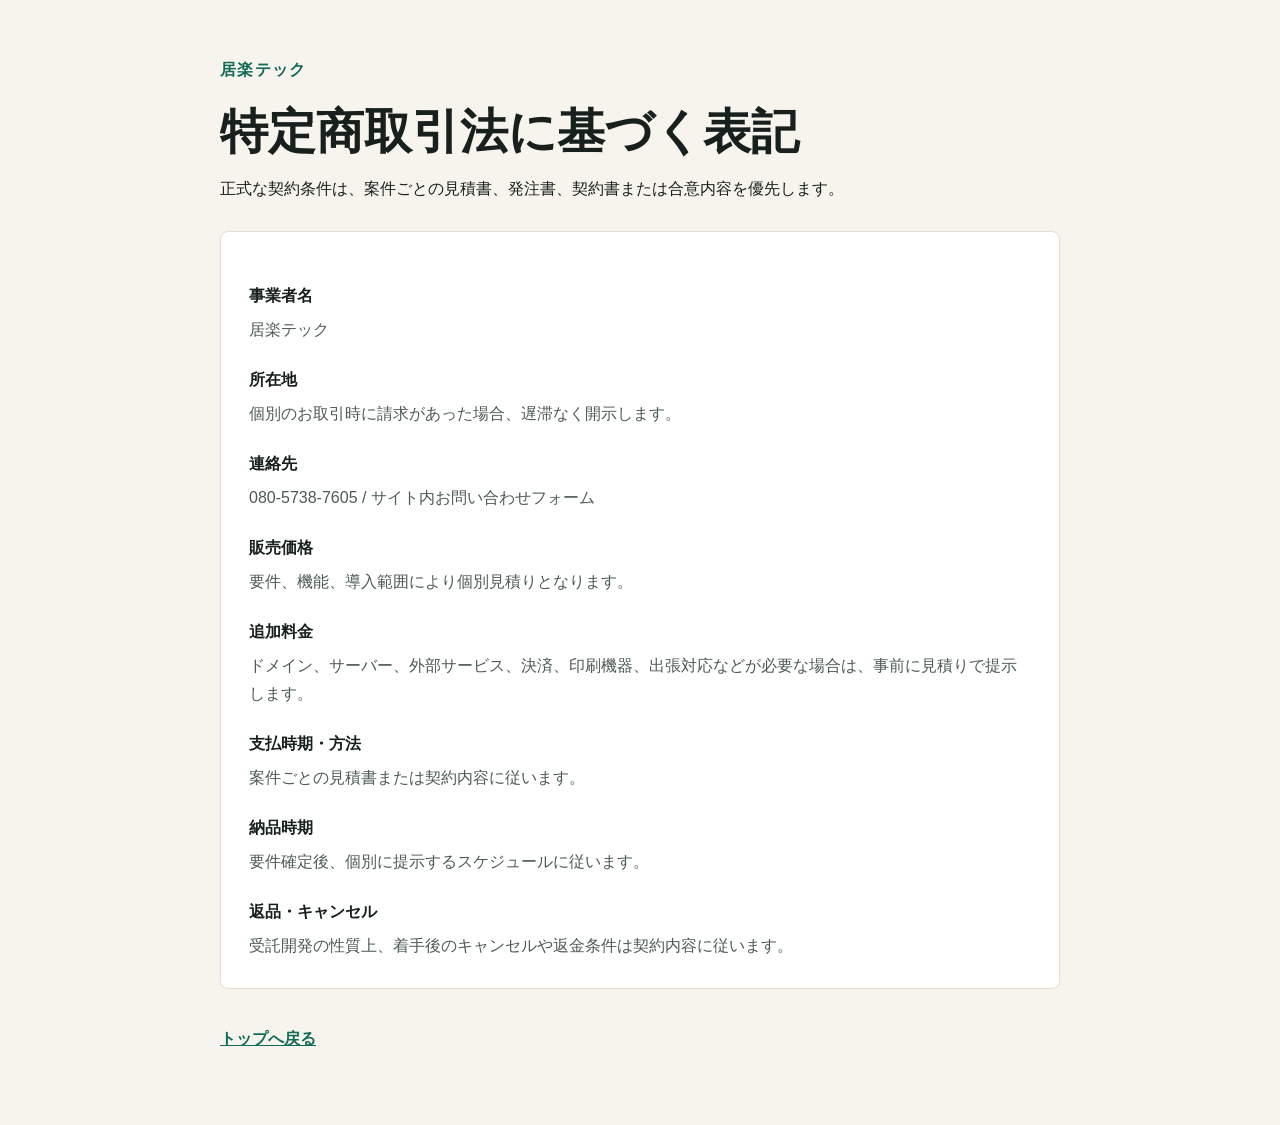
<file: legal.html>
<!DOCTYPE html>
<html lang="ja">
<head>
  <meta charset="UTF-8">
  <meta name="viewport" content="width=device-width, initial-scale=1.0">
  <title>特定商取引法に基づく表記 | 居楽テック</title>
  <meta name="description" content="居楽テックの特定商取引法に基づく表記です。IT システム開発、demo、見積り、支払条件について記載しています。">
  <link rel="canonical" href="https://xuebin007.github.io/irakutech/legal.html">
  <style>
    body { margin: 0; font-family: -apple-system, BlinkMacSystemFont, "Segoe UI", sans-serif; color: #17201d; background: #f7f4ee; line-height: 1.75; }
    main { max-width: 840px; margin: 0 auto; padding: 56px 20px 72px; }
    a { color: #0f6b57; font-weight: 700; }
    .brand { font-weight: 800; letter-spacing: .08em; color: #0f6b57; }
    h1 { margin: 20px 0 16px; font-size: clamp(2rem, 4vw, 3rem); line-height: 1.15; }
    dl { margin: 0; }
    dt { margin-top: 22px; font-weight: 800; color: #17201d; }
    dd { margin: 6px 0 0; color: #4d5a55; }
    .panel { margin-top: 28px; padding: 28px; background: #fff; border: 1px solid #e2ddd3; border-radius: 8px; }
    .back { display: inline-block; margin-top: 36px; }
  </style>
</head>
<body>
  <main>
    <div class="brand">居楽テック</div>
    <h1>特定商取引法に基づく表記</h1>
    <p>正式な契約条件は、案件ごとの見積書、発注書、契約書または合意内容を優先します。</p>

    <div class="panel">
      <dl>
        <dt>事業者名</dt>
        <dd>居楽テック</dd>

        <dt>所在地</dt>
        <dd>個別のお取引時に請求があった場合、遅滞なく開示します。</dd>

        <dt>連絡先</dt>
        <dd>080-5738-7605 / サイト内お問い合わせフォーム</dd>

        <dt>販売価格</dt>
        <dd>要件、機能、導入範囲により個別見積りとなります。</dd>

        <dt>追加料金</dt>
        <dd>ドメイン、サーバー、外部サービス、決済、印刷機器、出張対応などが必要な場合は、事前に見積りで提示します。</dd>

        <dt>支払時期・方法</dt>
        <dd>案件ごとの見積書または契約内容に従います。</dd>

        <dt>納品時期</dt>
        <dd>要件確定後、個別に提示するスケジュールに従います。</dd>

        <dt>返品・キャンセル</dt>
        <dd>受託開発の性質上、着手後のキャンセルや返金条件は契約内容に従います。</dd>
      </dl>
    </div>

    <a class="back" href="./">トップへ戻る</a>
  </main>
</body>
</html>
</file>
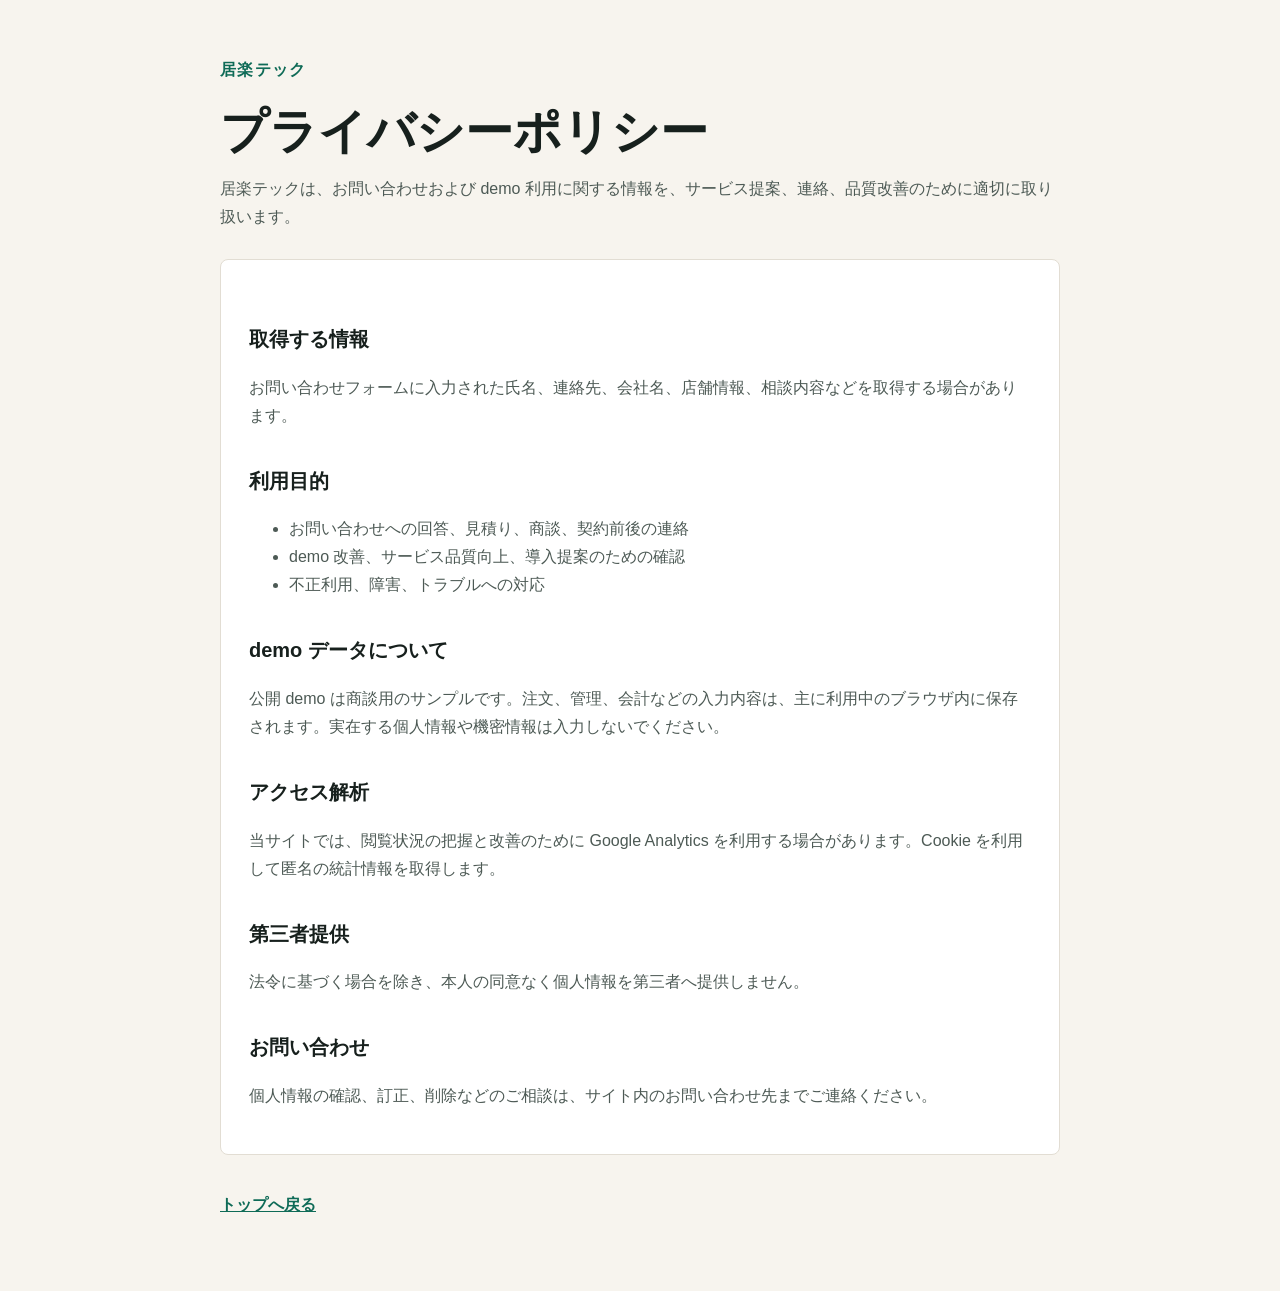
<file: privacy.html>
<!DOCTYPE html>
<html lang="ja">
<head>
  <meta charset="UTF-8">
  <meta name="viewport" content="width=device-width, initial-scale=1.0">
  <title>プライバシーポリシー | 居楽テック</title>
  <meta name="description" content="居楽テックのプライバシーポリシーです。お問い合わせ情報、アクセス解析、demo 利用時のデータ取扱いについて記載しています。">
  <link rel="canonical" href="https://xuebin007.github.io/irakutech/privacy.html">
  <style>
    body { margin: 0; font-family: -apple-system, BlinkMacSystemFont, "Segoe UI", sans-serif; color: #17201d; background: #f7f4ee; line-height: 1.75; }
    main { max-width: 840px; margin: 0 auto; padding: 56px 20px 72px; }
    a { color: #0f6b57; font-weight: 700; }
    .brand { font-weight: 800; letter-spacing: .08em; color: #0f6b57; }
    h1 { margin: 20px 0 16px; font-size: clamp(2rem, 4vw, 3rem); line-height: 1.15; }
    h2 { margin-top: 34px; font-size: 1.25rem; }
    p, li { color: #4d5a55; }
    .panel { margin-top: 28px; padding: 28px; background: #fff; border: 1px solid #e2ddd3; border-radius: 8px; }
    .back { display: inline-block; margin-top: 36px; }
  </style>
</head>
<body>
  <main>
    <div class="brand">居楽テック</div>
    <h1>プライバシーポリシー</h1>
    <p>居楽テックは、お問い合わせおよび demo 利用に関する情報を、サービス提案、連絡、品質改善のために適切に取り扱います。</p>

    <div class="panel">
      <h2>取得する情報</h2>
      <p>お問い合わせフォームに入力された氏名、連絡先、会社名、店舗情報、相談内容などを取得する場合があります。</p>

      <h2>利用目的</h2>
      <ul>
        <li>お問い合わせへの回答、見積り、商談、契約前後の連絡</li>
        <li>demo 改善、サービス品質向上、導入提案のための確認</li>
        <li>不正利用、障害、トラブルへの対応</li>
      </ul>

      <h2>demo データについて</h2>
      <p>公開 demo は商談用のサンプルです。注文、管理、会計などの入力内容は、主に利用中のブラウザ内に保存されます。実在する個人情報や機密情報は入力しないでください。</p>

      <h2>アクセス解析</h2>
      <p>当サイトでは、閲覧状況の把握と改善のために Google Analytics を利用する場合があります。Cookie を利用して匿名の統計情報を取得します。</p>

      <h2>第三者提供</h2>
      <p>法令に基づく場合を除き、本人の同意なく個人情報を第三者へ提供しません。</p>

      <h2>お問い合わせ</h2>
      <p>個人情報の確認、訂正、削除などのご相談は、サイト内のお問い合わせ先までご連絡ください。</p>
    </div>

    <a class="back" href="./">トップへ戻る</a>
  </main>
</body>
</html>
</file>
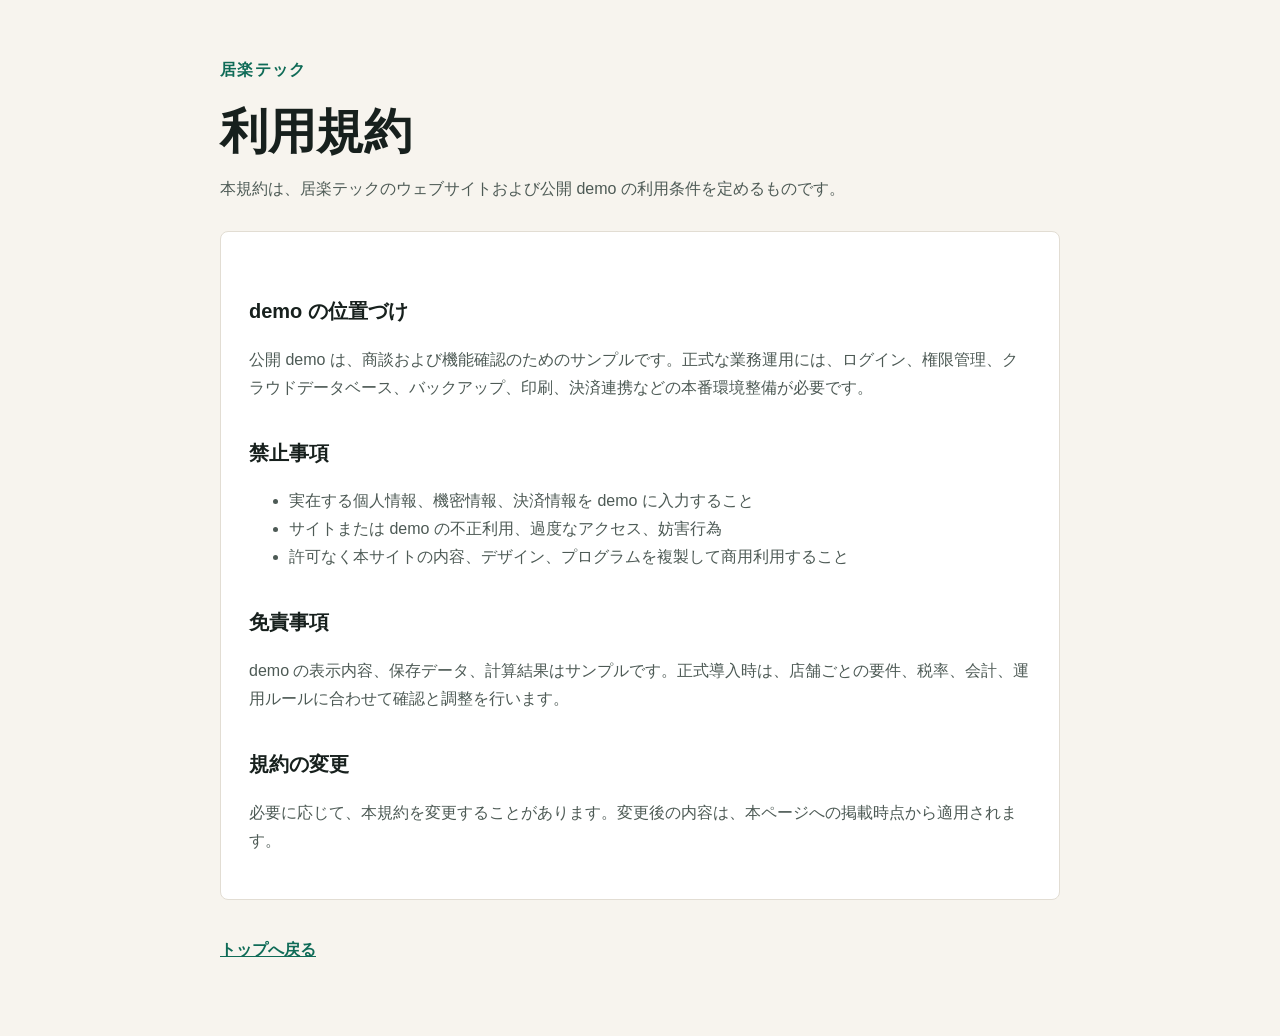
<file: terms.html>
<!DOCTYPE html>
<html lang="ja">
<head>
  <meta charset="UTF-8">
  <meta name="viewport" content="width=device-width, initial-scale=1.0">
  <title>利用規約 | 居楽テック</title>
  <meta name="description" content="居楽テックのサイトおよび公開 demo の利用規約です。demo の位置づけ、禁止事項、免責事項について記載しています。">
  <link rel="canonical" href="https://xuebin007.github.io/irakutech/terms.html">
  <style>
    body { margin: 0; font-family: -apple-system, BlinkMacSystemFont, "Segoe UI", sans-serif; color: #17201d; background: #f7f4ee; line-height: 1.75; }
    main { max-width: 840px; margin: 0 auto; padding: 56px 20px 72px; }
    a { color: #0f6b57; font-weight: 700; }
    .brand { font-weight: 800; letter-spacing: .08em; color: #0f6b57; }
    h1 { margin: 20px 0 16px; font-size: clamp(2rem, 4vw, 3rem); line-height: 1.15; }
    h2 { margin-top: 34px; font-size: 1.25rem; }
    p, li { color: #4d5a55; }
    .panel { margin-top: 28px; padding: 28px; background: #fff; border: 1px solid #e2ddd3; border-radius: 8px; }
    .back { display: inline-block; margin-top: 36px; }
  </style>
</head>
<body>
  <main>
    <div class="brand">居楽テック</div>
    <h1>利用規約</h1>
    <p>本規約は、居楽テックのウェブサイトおよび公開 demo の利用条件を定めるものです。</p>

    <div class="panel">
      <h2>demo の位置づけ</h2>
      <p>公開 demo は、商談および機能確認のためのサンプルです。正式な業務運用には、ログイン、権限管理、クラウドデータベース、バックアップ、印刷、決済連携などの本番環境整備が必要です。</p>

      <h2>禁止事項</h2>
      <ul>
        <li>実在する個人情報、機密情報、決済情報を demo に入力すること</li>
        <li>サイトまたは demo の不正利用、過度なアクセス、妨害行為</li>
        <li>許可なく本サイトの内容、デザイン、プログラムを複製して商用利用すること</li>
      </ul>

      <h2>免責事項</h2>
      <p>demo の表示内容、保存データ、計算結果はサンプルです。正式導入時は、店舗ごとの要件、税率、会計、運用ルールに合わせて確認と調整を行います。</p>

      <h2>規約の変更</h2>
      <p>必要に応じて、本規約を変更することがあります。変更後の内容は、本ページへの掲載時点から適用されます。</p>
    </div>

    <a class="back" href="./">トップへ戻る</a>
  </main>
</body>
</html>
</file>
<file: assets/izakaya-app.css>
:root {
  --teal: #B42318;
  --teal-dark: #8F1D14;
  --teal-soft: #FFF1E6;
  --ink: #0F1923;
  --ink-soft: #263847;
  --muted: #6B8291;
  --line: rgba(180, 35, 24, 0.18);
  --paper: #FFFFFF;
  --wash: #FFF9F2;
  --shadow: 0 18px 60px rgba(15, 25, 35, 0.08);
  --radius: 8px;
}

* { box-sizing: border-box; }

html {
  min-height: 100%;
  font-family: 'Noto Sans JP', 'Microsoft YaHei', system-ui, sans-serif;
  background: var(--wash);
  color: var(--ink);
}

body {
  margin: 0;
  min-height: 100vh;
}

button, input, select, textarea {
  font: inherit;
}

.app-shell {
  min-height: 100vh;
  background:
    radial-gradient(900px 520px at 90% -10%, rgba(10, 191, 188, 0.16), transparent 62%),
    radial-gradient(720px 420px at 0% 22%, rgba(10, 191, 188, 0.08), transparent 64%),
    linear-gradient(180deg, #ffffff 0%, #f7fafa 48%, #eef6f6 100%);
}

.topbar {
  position: sticky;
  top: 0;
  z-index: 20;
  display: flex;
  align-items: center;
  justify-content: space-between;
  gap: 18px;
  padding: 16px 42px;
  background: rgba(255,255,255,0.9);
  border-bottom: 1px solid var(--line);
  backdrop-filter: blur(14px);
  box-shadow: 0 8px 30px rgba(15, 25, 35, 0.04);
}

.brand {
  font-family: 'Space Mono', 'Noto Sans JP', monospace;
  color: var(--teal);
  font-size: 21px;
  font-weight: 800;
  text-decoration: none;
  letter-spacing: 0;
}

.nav {
  display: flex;
  align-items: center;
  gap: 8px;
  flex-wrap: wrap;
}

.topbar-right {
  display: flex;
  align-items: center;
  justify-content: flex-end;
  gap: 14px;
  flex-wrap: wrap;
}

.lang-switcher {
  display: flex;
  align-items: center;
  gap: 8px;
  padding: 5px;
  border: 1px solid var(--line);
  border-radius: 8px;
  background: rgba(180,35,24,.07);
}

.store-strip {
  display: flex;
  align-items: center;
  justify-content: space-between;
  gap: 14px;
  margin-bottom: 16px;
  padding: 12px 14px;
  border: 1px solid rgba(180,35,24,.18);
  border-radius: 8px;
  background: #fffaf4;
  color: var(--ink-soft);
}

.store-strip div {
  display: flex;
  gap: 10px;
  align-items: baseline;
  flex-wrap: wrap;
}

.store-strip strong {
  color: var(--teal-dark);
}

.store-strip span {
  font-size: 13px;
}

.seat-panel {
  display: grid;
  grid-template-columns: minmax(220px, 1fr) minmax(110px, 150px) minmax(180px, 260px) auto;
  gap: 12px;
  align-items: end;
  margin-bottom: 16px;
}

.seat-panel[hidden] {
  display: none;
}

.seat-panel h2 {
  margin: 0 0 6px;
  font-size: 20px;
}

.compact-field {
  margin: 0;
}

.seat-status {
  margin: 0 0 14px;
  padding: 10px 12px;
  border: 1px solid rgba(22,101,52,.18);
  border-radius: 8px;
  background: #f0fdf4;
  color: #166534;
  font-weight: 900;
}

.lang-select-label {
  display: flex;
  align-items: center;
  gap: 7px;
}

.lang-select-label span {
  color: var(--muted);
  font-size: 11px;
  font-weight: 900;
  letter-spacing: .04em;
}

.lang-switcher select {
  min-width: 106px;
  border: 1px solid rgba(10,191,188,.18);
  border-radius: 6px;
  background: #fff;
  color: var(--ink-soft);
  padding: 7px 28px 7px 10px;
  font-size: 12px;
  font-weight: 900;
  cursor: pointer;
  outline: none;
}

.lang-switcher select:focus {
  border-color: var(--teal);
  box-shadow: 0 0 0 3px rgba(10,191,188,.12);
}

.nav a {
  color: var(--ink-soft);
  text-decoration: none;
  font-size: 14px;
  font-weight: 700;
  padding: 9px 13px;
  border-radius: 7px;
  transition: background .18s, color .18s, transform .18s;
}

.nav a:hover,
.nav a.active {
  color: var(--teal-dark);
  background: var(--teal-soft);
}

.page {
  width: min(1180px, calc(100% - 36px));
  margin: 0 auto;
  padding: 34px 0 96px;
}

.demo-notice {
  width: min(1180px, calc(100% - 36px));
  margin: 18px auto 0;
  padding: 12px 16px;
  border: 1px solid rgba(15, 107, 87, 0.18);
  border-radius: 8px;
  background: #F4FBF8;
  color: var(--teal-dark);
  font-size: 14px;
  font-weight: 700;
  line-height: 1.6;
}

.page-head {
  display: flex;
  align-items: flex-end;
  justify-content: space-between;
  gap: 24px;
  margin: 10px 0 28px;
}

.eyebrow {
  display: inline-flex;
  align-items: center;
  gap: 8px;
  color: var(--teal-dark);
  font-family: 'Space Mono', monospace;
  font-size: 12px;
  font-weight: 800;
  letter-spacing: .14em;
  text-transform: uppercase;
}

.eyebrow::before {
  content: '';
  width: 7px;
  height: 7px;
  border-radius: 999px;
  background: var(--teal);
  box-shadow: 0 0 0 6px rgba(10, 191, 188, 0.12);
}

.title {
  margin: 10px 0 10px;
  font-size: clamp(28px, 4vw, 44px);
  line-height: 1.12;
  letter-spacing: -0.04em;
}

.muted {
  color: var(--muted);
  line-height: 1.7;
}

.grid {
  display: grid;
  gap: 16px;
}

.layout-two {
  grid-template-columns: minmax(0, 1fr) 370px;
  align-items: start;
}

.layout-two > section,
.layout-two > aside {
  min-width: 0;
}

.card {
  background: rgba(255,255,255,0.94);
  border: 1px solid var(--line);
  border-radius: var(--radius);
  padding: 20px;
  box-shadow: var(--shadow);
}

.card h2 {
  margin: 0 0 16px;
  font-size: 20px;
  letter-spacing: -0.02em;
}

.category-bar {
  display: flex;
  gap: 9px;
  overflow-x: auto;
  padding: 0 0 12px;
  margin-bottom: 4px;
}

.chip,
.tab {
  border: 1px solid rgba(10,191,188,0.24);
  background: rgba(255,255,255,0.86);
  color: var(--ink-soft);
  border-radius: 7px;
  padding: 10px 14px;
  font-size: 14px;
  font-weight: 800;
  cursor: pointer;
  transition: background .18s, color .18s, border-color .18s, transform .18s;
  white-space: nowrap;
}

.chip:hover,
.tab:hover {
  transform: translateY(-1px);
  border-color: var(--teal);
}

.chip.active,
.tab.active {
  background: var(--ink);
  color: #fff;
  border-color: var(--ink);
}

.menu-grid {
  grid-template-columns: repeat(auto-fill, minmax(230px, 1fr));
}

.course-filter {
  display: flex;
  align-items: center;
  justify-content: space-between;
  gap: 12px;
  margin: 12px 0 16px;
  padding: 12px;
  border: 1px solid rgba(180, 35, 24, 0.18);
  border-radius: 8px;
  background: #fff7ed;
}

.course-filter[hidden] {
  display: none;
}

.course-filter strong,
.course-filter span {
  display: block;
}

.course-filter span {
  margin-top: 4px;
  color: #9a3412;
  font-size: 13px;
  font-weight: 700;
}

.menu-item {
  min-height: 210px;
  display: flex;
  flex-direction: column;
  gap: 12px;
  transition: transform .2s, box-shadow .2s, border-color .2s;
}

.menu-item:hover {
  transform: translateY(-3px);
  border-color: rgba(10,191,188,.42);
  box-shadow: 0 22px 64px rgba(10,191,188,.12);
}

.menu-item.course-excluded {
  border-color: rgba(180, 35, 24, 0.18);
  background: linear-gradient(180deg, #fff 0%, #fff7ed 100%);
}

.menu-top {
  display: flex;
  justify-content: space-between;
  gap: 14px;
}

.dish-icon {
  width: 48px;
  height: 48px;
  display: grid;
  place-items: center;
  border-radius: 12px;
  background: var(--teal-soft);
  font-size: 25px;
  margin-bottom: 11px;
}

.dish-name {
  font-size: 18px;
  font-weight: 900;
}

.dish-sub {
  color: var(--muted);
  font-size: 13px;
  margin-top: 3px;
}

.dish-desc {
  color: #506777;
  font-size: 13px;
  line-height: 1.6;
  min-height: 40px;
}

.price {
  color: var(--teal-dark);
  font-family: 'Space Mono', monospace;
  font-weight: 900;
  white-space: nowrap;
}

.soldout {
  opacity: .56;
}

.btn {
  border: 0;
  border-radius: 7px;
  padding: 11px 14px;
  background: var(--ink);
  color: #fff;
  font-weight: 900;
  cursor: pointer;
  transition: background .18s, transform .18s, box-shadow .18s;
}

.btn:hover:not(:disabled) {
  transform: translateY(-1px);
  box-shadow: 0 12px 28px rgba(15,25,35,.14);
}

.btn.primary {
  background: var(--teal);
  box-shadow: 0 10px 26px rgba(10,191,188,.24);
}

.btn.primary:hover:not(:disabled) {
  background: var(--teal-dark);
}

.btn.warn { background: #d97706; }
.btn.danger { background: #dc2626; }
.btn.ghost {
  background: #edf7f7;
  color: var(--teal-dark);
}
.btn:disabled {
  opacity: .48;
  cursor: not-allowed;
  box-shadow: none;
}

.btn-row {
  display: flex;
  gap: 8px;
  flex-wrap: wrap;
  align-items: center;
}

.segmented {
  display: grid;
  grid-template-columns: repeat(2, minmax(0, 1fr));
  gap: 8px;
  padding: 5px;
  margin: 6px 0 16px;
  border: 1px solid var(--line);
  border-radius: 8px;
  background: rgba(10,191,188,.07);
}

.segmented button {
  min-width: 0;
  border: 0;
  border-radius: 7px;
  padding: 11px;
  background: transparent;
  color: var(--ink-soft);
  font-weight: 900;
  cursor: pointer;
}

.segmented button.active {
  background: var(--ink);
  color: #fff;
}

.fulfillment-card {
  margin-bottom: 16px;
}

.pay-panel {
  position: sticky;
  top: 88px;
}

.cart-line,
.order-line,
.table-line,
.payment-line,
.admin-line {
  display: grid;
  grid-template-columns: minmax(0, 1fr) auto;
  gap: 12px;
  align-items: start;
  padding: 13px 0;
  border-bottom: 1px solid rgba(15,25,35,.08);
}

.cart-line:last-child,
.order-line:last-child,
.table-line:last-child,
.payment-line:last-child,
.admin-line:last-child {
  border-bottom: 0;
}

.payment-list {
  display: grid;
}

.ops-list {
  display: grid;
  margin-top: 12px;
}

.attention-line {
  margin-inline: -10px;
  padding-inline: 10px;
  border-radius: 8px;
  background: #fffbeb;
}

.compact-form {
  margin-top: 14px;
  padding-top: 14px;
  border-top: 1px solid rgba(15,25,35,.08);
}

.inventory-filter {
  margin-top: 14px;
}

.inventory-filter .active {
  background: var(--ink);
  color: #fff;
}

.labor-total {
  display: grid;
  grid-template-columns: repeat(2, minmax(0, auto));
  gap: 8px 14px;
  align-items: center;
  margin-top: 12px;
  padding: 12px;
  border: 1px solid rgba(10,191,188,.18);
  border-radius: 8px;
  background: #f8fdfd;
}

.labor-total span {
  color: var(--muted);
  font-size: 12px;
  font-weight: 900;
}

.labor-total strong {
  font-size: 16px;
}

.labor-alerts {
  margin-top: 8px;
}

.close-grid {
  display: grid;
  grid-template-columns: minmax(0, 1fr) minmax(280px, 360px);
  gap: 16px;
  align-items: start;
}

.table-ops {
  background: rgba(255,255,255,.9);
}

.customer-line {
  display: grid;
  grid-template-columns: minmax(0, 1fr) minmax(260px, 420px);
  gap: 14px;
  align-items: start;
  padding: 14px 0;
  border-bottom: 1px solid rgba(15,25,35,.08);
}

.customer-line:last-child {
  border-bottom: 0;
}

.customer-note-form {
  display: grid;
  grid-template-columns: minmax(0, 1fr) auto;
  gap: 8px;
}

.customer-note-form input {
  min-width: 0;
  border: 1px solid rgba(10,191,188,.24);
  border-radius: 7px;
  padding: 10px 11px;
  outline: none;
}

.qty {
  display: inline-flex;
  align-items: center;
  gap: 7px;
  margin-top: 8px;
}

.qty button {
  width: 30px;
  height: 30px;
  border: 1px solid rgba(10,191,188,.28);
  background: #fff;
  border-radius: 7px;
  font-weight: 900;
  cursor: pointer;
}

.note,
.field input,
.field select,
.field textarea {
  width: 100%;
  border: 1px solid rgba(10,191,188,.24);
  border-radius: 7px;
  background: #fff;
  padding: 10px 11px;
  color: var(--ink);
  outline: none;
}

.note {
  margin-top: 9px;
  font-size: 13px;
}

.note:focus,
.field input:focus,
.field select:focus,
.field textarea:focus {
  border-color: var(--teal);
  box-shadow: 0 0 0 4px rgba(10,191,188,.1);
}

.summary {
  display: flex;
  justify-content: space-between;
  align-items: center;
  gap: 14px;
  margin-top: 16px;
  padding-top: 16px;
  border-top: 2px solid var(--ink);
  font-size: 18px;
  font-weight: 900;
}

.danger-text {
  color: var(--red);
}

.status {
  display: inline-flex;
  align-items: center;
  border-radius: 999px;
  padding: 5px 10px;
  font-size: 12px;
  font-weight: 900;
}

.status.new { background: #fef3c7; color: #92400e; }
.status.preparing { background: #dbeafe; color: #1d4ed8; }
.status.done { background: #dcfce7; color: #166534; }
.status.paid { background: #ede9fe; color: #6d28d9; }

.order-card {
  gap: 10px;
}

.kitchen-board {
  display: grid;
  grid-template-columns: repeat(3, minmax(0, 1fr));
  gap: 16px;
  align-items: start;
}

.kitchen-column {
  min-height: 360px;
  padding: 16px;
  border: 1px solid var(--line);
  border-radius: var(--radius);
  background: rgba(255,255,255,.62);
}

.kitchen-column.new {
  border-color: rgba(217,119,6,.24);
}

.kitchen-column.preparing {
  border-color: rgba(29,78,216,.22);
}

.kitchen-column.done {
  border-color: rgba(22,101,52,.22);
}

.kitchen-ticket {
  padding: 16px;
  box-shadow: 0 14px 42px rgba(15,25,35,.06);
}

.kitchen-ticket.dine-in {
  border-left: 4px solid var(--teal);
}

.kitchen-ticket.pickup {
  border-left: 4px solid #6366f1;
}

.kitchen-ticket.delivery {
  border-left: 4px solid #f59e0b;
}

.kitchen-ticket.rush,
.kitchen-ticket.urgent {
  border-color: rgba(220,38,38,.36);
  box-shadow: 0 16px 46px rgba(220,38,38,.08);
}

.kitchen-ticket.warning {
  border-color: rgba(245,158,11,.34);
  box-shadow: 0 16px 46px rgba(245,158,11,.08);
}

.kitchen-ticket.normal {
  border-color: rgba(22,101,52,.18);
}

.ticket-head {
  display: flex;
  justify-content: space-between;
  gap: 12px;
  align-items: flex-start;
}

.ticket-badges {
  display: flex;
  gap: 7px;
  flex-wrap: wrap;
  align-items: center;
}

.ticket-head h2 {
  margin: 9px 0 4px;
  font-size: 22px;
}

.ticket-age {
  min-width: 58px;
  text-align: center;
  border-radius: 8px;
  padding: 8px 10px;
  background: #111827;
  color: #fff;
  font-weight: 900;
}

.kitchen-dish {
  display: flex;
  align-items: baseline;
  justify-content: space-between;
  gap: 12px;
  margin: 14px 0;
  padding: 14px;
  border-radius: 8px;
  background: #fff;
  border: 1px solid rgba(15,25,35,.1);
}

.kitchen-dish strong {
  font-size: 24px;
  line-height: 1.25;
}

.kitchen-dish span {
  color: var(--teal-dark);
  font-size: 22px;
  font-weight: 900;
}

.order-type,
.rush-badge {
  display: inline-flex;
  align-items: center;
  border-radius: 999px;
  padding: 5px 10px;
  font-size: 12px;
  font-weight: 900;
}

.order-type.dine-in {
  background: var(--teal-soft);
  color: var(--teal-dark);
}

.order-type.pickup {
  background: #eef2ff;
  color: #4338ca;
}

.order-type.delivery {
  background: #fef3c7;
  color: #b45309;
}

.rush-badge {
  background: #fee2e2;
  color: #b91c1c;
}

.note-alert {
  display: grid;
  gap: 6px;
  margin: 12px 0;
  padding: 11px 12px;
  border: 1px solid rgba(245,158,11,.28);
  border-radius: 8px;
  background: #fff7ed;
  color: #7c2d12;
  font-size: 13px;
  line-height: 1.5;
}

.note-alert strong {
  color: #9a3412;
}

.order-history {
  margin-top: 22px;
  padding-top: 18px;
  border-top: 1px solid rgba(15,25,35,.1);
}

.order-progress {
  margin-top: 12px;
}

.course-timer {
  margin-top: 12px;
  padding: 12px;
  border: 1px solid rgba(180, 35, 24, 0.22);
  border-radius: 8px;
  background: #fff7ed;
}

.course-timer:empty {
  display: none;
}

.course-timer-meta {
  margin-top: 6px;
  color: #9a3412;
  font-size: 13px;
  font-weight: 800;
}

.checkout-complete {
  display: grid;
  gap: 4px;
  margin-top: 12px;
  padding: 12px;
  border: 1px solid rgba(22, 101, 52, 0.2);
  border-radius: 8px;
  background: #f0fdf4;
  color: #166534;
  font-size: 13px;
}

.checkout-complete:empty {
  display: none;
}

.checkout-complete span {
  color: #3f7a54;
  line-height: 1.5;
}

.staff-call-panel {
  display: grid;
  grid-template-columns: minmax(160px, 1fr) 130px minmax(160px, 1fr) auto;
  align-items: end;
  gap: 10px;
  margin-bottom: 16px;
  padding: 14px;
  border: 1px solid rgba(180, 35, 24, 0.18);
  border-radius: 8px;
  background: #fffaf4;
}

.staff-call-panel strong,
.staff-call-panel span {
  display: block;
}

.staff-call-panel span {
  margin-top: 4px;
  color: var(--muted);
  font-size: 13px;
  line-height: 1.45;
}

.staff-call-panel select,
.staff-call-panel input {
  width: 100%;
  border: 1px solid rgba(15,25,35,.14);
  border-radius: 8px;
  padding: 11px 12px;
  background: #fff;
}

.table-dashboard {
  display: grid;
  gap: 10px;
}

.table-card {
  display: grid;
  gap: 8px;
  padding: 12px;
  border: 1px solid rgba(15,25,35,.12);
  border-radius: 8px;
  background: #fff;
}

.table-card.active {
  border-color: rgba(180,35,24,.28);
  background: #fffaf4;
}

.table-card-head,
.table-card-meta,
.table-badges {
  display: flex;
  align-items: center;
  justify-content: space-between;
  gap: 8px;
  flex-wrap: wrap;
}

.table-card-meta {
  justify-content: flex-start;
  color: var(--muted);
  font-size: 13px;
  font-weight: 800;
}

.table-badges {
  justify-content: flex-start;
}

.progress-head {
  display: flex;
  align-items: center;
  justify-content: space-between;
  gap: 10px;
  color: var(--ink-soft);
  font-size: 13px;
  font-weight: 800;
}

.progress-head span {
  color: var(--muted);
  font-weight: 700;
}

.progress-track {
  height: 9px;
  margin-top: 8px;
  overflow: hidden;
  border-radius: 999px;
  background: #f3e7dc;
}

.progress-track span {
  display: block;
  height: 100%;
  border-radius: inherit;
  background: var(--teal);
}

.section-head {
  display: flex;
  justify-content: space-between;
  gap: 12px;
  align-items: center;
  margin-bottom: 12px;
}

.section-head h2 {
  margin: 0;
}

.mini-order {
  padding: 12px;
  border: 1px solid rgba(10,191,188,.18);
  border-radius: 8px;
  background: #f9fdfd;
}

.mini-order.selected {
  border-color: var(--teal);
  box-shadow: 0 0 0 4px rgba(10,191,188,.1);
}

.mini-order + .mini-order {
  margin-top: 10px;
}

.mini-order .order-line {
  padding: 8px 0 0;
  border-bottom: 0;
  font-size: 13px;
}

.confirmation-card {
  display: grid;
  gap: 12px;
  margin-bottom: 16px;
  padding: 16px;
  border: 1px solid rgba(10,191,188,.28);
  border-radius: 8px;
  background: linear-gradient(180deg, #f4ffff 0%, #ffffff 100%);
  box-shadow: 0 14px 40px rgba(10,191,188,.1);
}

.confirmation-card[hidden] {
  display: none;
}

.confirmation-card h3 {
  margin: 6px 0 4px;
  font-size: 22px;
}

.confirmation-icon {
  width: 42px;
  height: 42px;
  display: grid;
  place-items: center;
  border-radius: 50%;
  background: var(--teal);
  color: #fff;
  font-size: 24px;
  font-weight: 900;
}

.confirm-detail {
  display: flex;
  justify-content: space-between;
  gap: 12px;
  padding: 10px 0;
  border-top: 1px solid rgba(15,25,35,.08);
}

.confirm-detail span {
  color: var(--muted);
  font-size: 13px;
  font-weight: 900;
}

.summary.compact {
  margin-top: 12px;
  padding-top: 12px;
  font-size: 16px;
}

.meta {
  display: flex;
  gap: 8px;
  flex-wrap: wrap;
  color: var(--muted);
  font-size: 13px;
}

.empty {
  padding: 34px 18px;
  text-align: center;
  color: var(--muted);
  background: rgba(255,255,255,.72);
  border: 1px dashed rgba(10,191,188,.35);
  border-radius: var(--radius);
}

.empty.small {
  padding: 16px 12px;
  font-size: 13px;
}

.tabs {
  display: flex;
  gap: 9px;
  flex-wrap: wrap;
}

.field-grid {
  display: grid;
  grid-template-columns: repeat(2, minmax(0, 1fr));
  gap: 12px;
}

.table-admin-grid {
  display: grid;
  grid-template-columns: minmax(280px, 360px) minmax(0, 1fr);
  gap: 16px;
  align-items: start;
  margin-top: 16px;
}

.qr-grid {
  display: grid;
  grid-template-columns: repeat(auto-fill, minmax(250px, 1fr));
  gap: 14px;
}

.qr-card {
  display: grid;
  gap: 12px;
}

.qr-head {
  display: flex;
  justify-content: space-between;
  gap: 12px;
  align-items: flex-start;
}

.qr-code {
  display: grid;
  place-items: center;
  min-height: 176px;
  border: 1px solid rgba(10,191,188,.2);
  border-radius: 8px;
  background: #fff;
}

.qr-code img {
  width: 156px;
  height: 156px;
}

.url-box {
  display: block;
  overflow-wrap: anywhere;
  padding: 10px;
  border-radius: 7px;
  background: #f4fbfb;
  border: 1px solid rgba(10,191,188,.18);
  color: var(--ink-soft);
  font-size: 12px;
  line-height: 1.5;
}

.field {
  display: grid;
  gap: 6px;
}

.field label,
.field span {
  color: var(--muted);
  font-size: 12px;
  font-weight: 900;
}

.full {
  grid-column: 1 / -1;
}

.toast {
  position: fixed;
  left: 50%;
  bottom: 22px;
  transform: translateX(-50%);
  z-index: 40;
  padding: 13px 18px;
  color: #fff;
  background: var(--ink);
  border-radius: 8px;
  box-shadow: 0 18px 50px rgba(15,25,35,.24);
  font-weight: 800;
}

.app-link {
  color: var(--teal-dark);
  font-weight: 900;
  text-decoration: none;
}

.small-note {
  margin: 14px 0 0;
  font-size: 13px;
}

.outside-checkout {
  margin-top: 16px;
}

.overview-card {
  margin-bottom: 16px;
}

.overview-grid {
  display: grid;
  grid-template-columns: repeat(4, minmax(0, 1fr));
  gap: 12px;
}

.overview-grid.compact {
  grid-template-columns: repeat(3, minmax(0, 1fr));
  margin-bottom: 16px;
}

.overview-tile {
  min-width: 0;
  padding: 14px;
  border: 1px solid rgba(10,191,188,.18);
  border-radius: 8px;
  background: #f8fdfd;
}

.overview-tile span {
  display: block;
  color: var(--muted);
  font-size: 12px;
  font-weight: 900;
  margin-bottom: 7px;
}

.overview-tile strong {
  display: block;
  font-size: 20px;
  line-height: 1.35;
  overflow-wrap: anywhere;
}

@media (max-width: 900px) {
  .topbar {
    display: grid;
    grid-template-columns: minmax(0, 1fr) auto;
    align-items: center;
    padding: 14px 18px;
  }

  .topbar-right {
    display: contents;
  }

  .brand {
    grid-column: 1;
    grid-row: 1;
  }

  .lang-switcher {
    grid-column: 2;
    grid-row: 1;
    justify-self: end;
  }

  .nav {
    grid-column: 1 / -1;
    grid-row: 2;
    justify-content: flex-start;
  }

  .page {
    width: min(100% - 28px, 1180px);
    padding-top: 24px;
  }

  .page-head {
    align-items: flex-start;
    flex-direction: column;
  }

  .layout-two {
    grid-template-columns: 1fr;
  }

  .staff-call-panel {
    grid-template-columns: 1fr;
  }

  .seat-panel {
    grid-template-columns: 1fr;
    align-items: stretch;
  }

  .pay-panel {
    position: static;
  }

  .field-grid {
    grid-template-columns: 1fr;
  }

  .table-admin-grid {
    grid-template-columns: 1fr;
  }

  .close-grid {
    grid-template-columns: 1fr;
  }

  .customer-line,
  .customer-note-form {
    grid-template-columns: 1fr;
  }

  .kitchen-board {
    grid-template-columns: 1fr;
  }

  .overview-grid {
    grid-template-columns: repeat(2, minmax(0, 1fr));
  }
}

@media (max-width: 560px) {
  .topbar {
    gap: 12px;
  }

  .lang-select-label span {
    display: none;
  }

  .lang-switcher select {
    min-width: 96px;
  }

  .page {
    width: min(100% - 28px, 1180px);
  }

  .card {
    padding: 16px;
  }

  .segmented {
    gap: 6px;
  }

  .segmented button {
    padding: 11px 8px;
    font-size: 15px;
    white-space: normal;
    overflow-wrap: anywhere;
  }

  .menu-grid {
    grid-template-columns: repeat(2, minmax(0, 1fr));
    gap: 12px;
  }

  .course-filter {
    align-items: stretch;
    flex-direction: column;
  }

  .course-filter .chip {
    width: 100%;
  }

  .menu-item {
    min-height: 258px;
    padding: 14px;
  }

  .menu-top {
    flex-direction: column;
    gap: 8px;
  }

  .dish-icon {
    width: 44px;
    height: 44px;
    margin-bottom: 9px;
    font-size: 23px;
  }

  .dish-name {
    font-size: 16px;
    line-height: 1.32;
    overflow-wrap: anywhere;
  }

  .dish-sub,
  .dish-desc {
    font-size: 12px;
  }

  .dish-desc {
    min-height: 54px;
  }

  .menu-item .btn {
    width: 100%;
    margin-top: auto;
    padding-inline: 8px;
  }

  .overview-grid {
    grid-template-columns: 1fr;
  }
}

@media (max-width: 340px) {
  .menu-grid {
    grid-template-columns: 1fr;
  }
}
</file>
